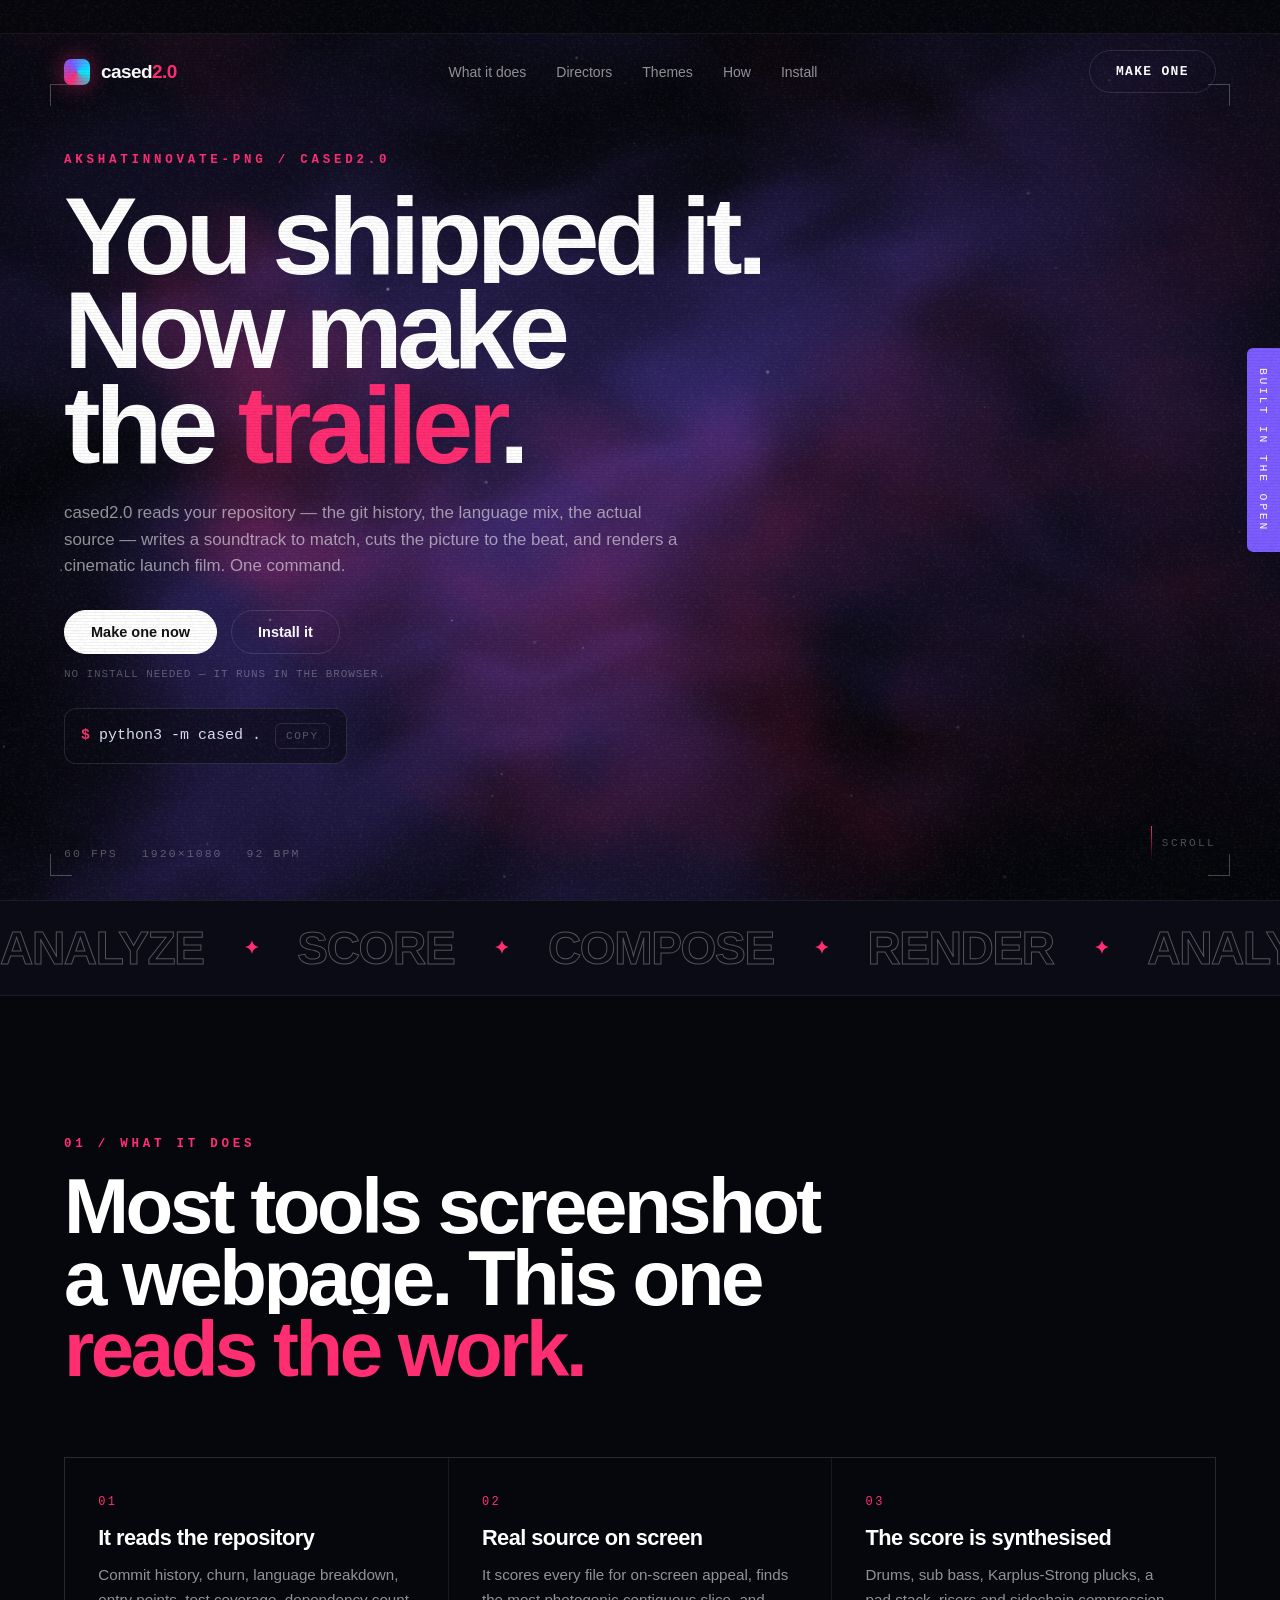
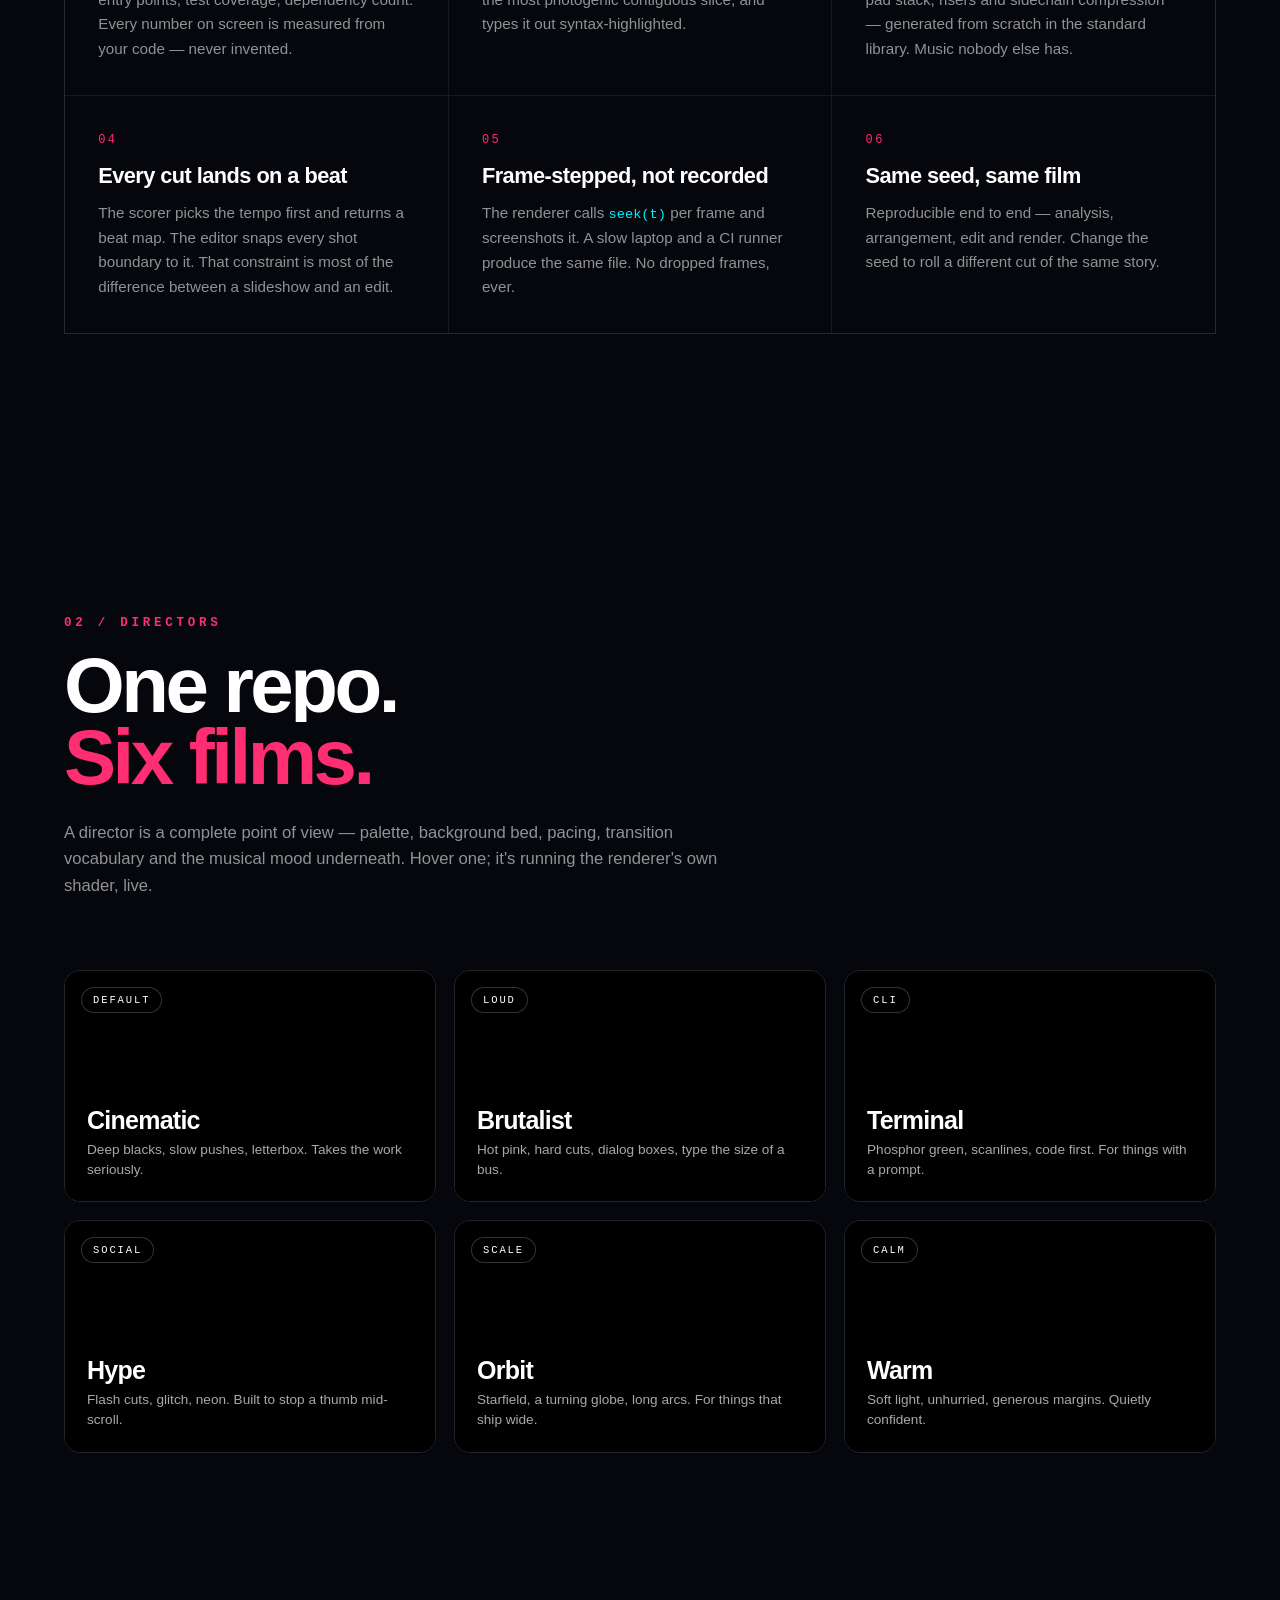
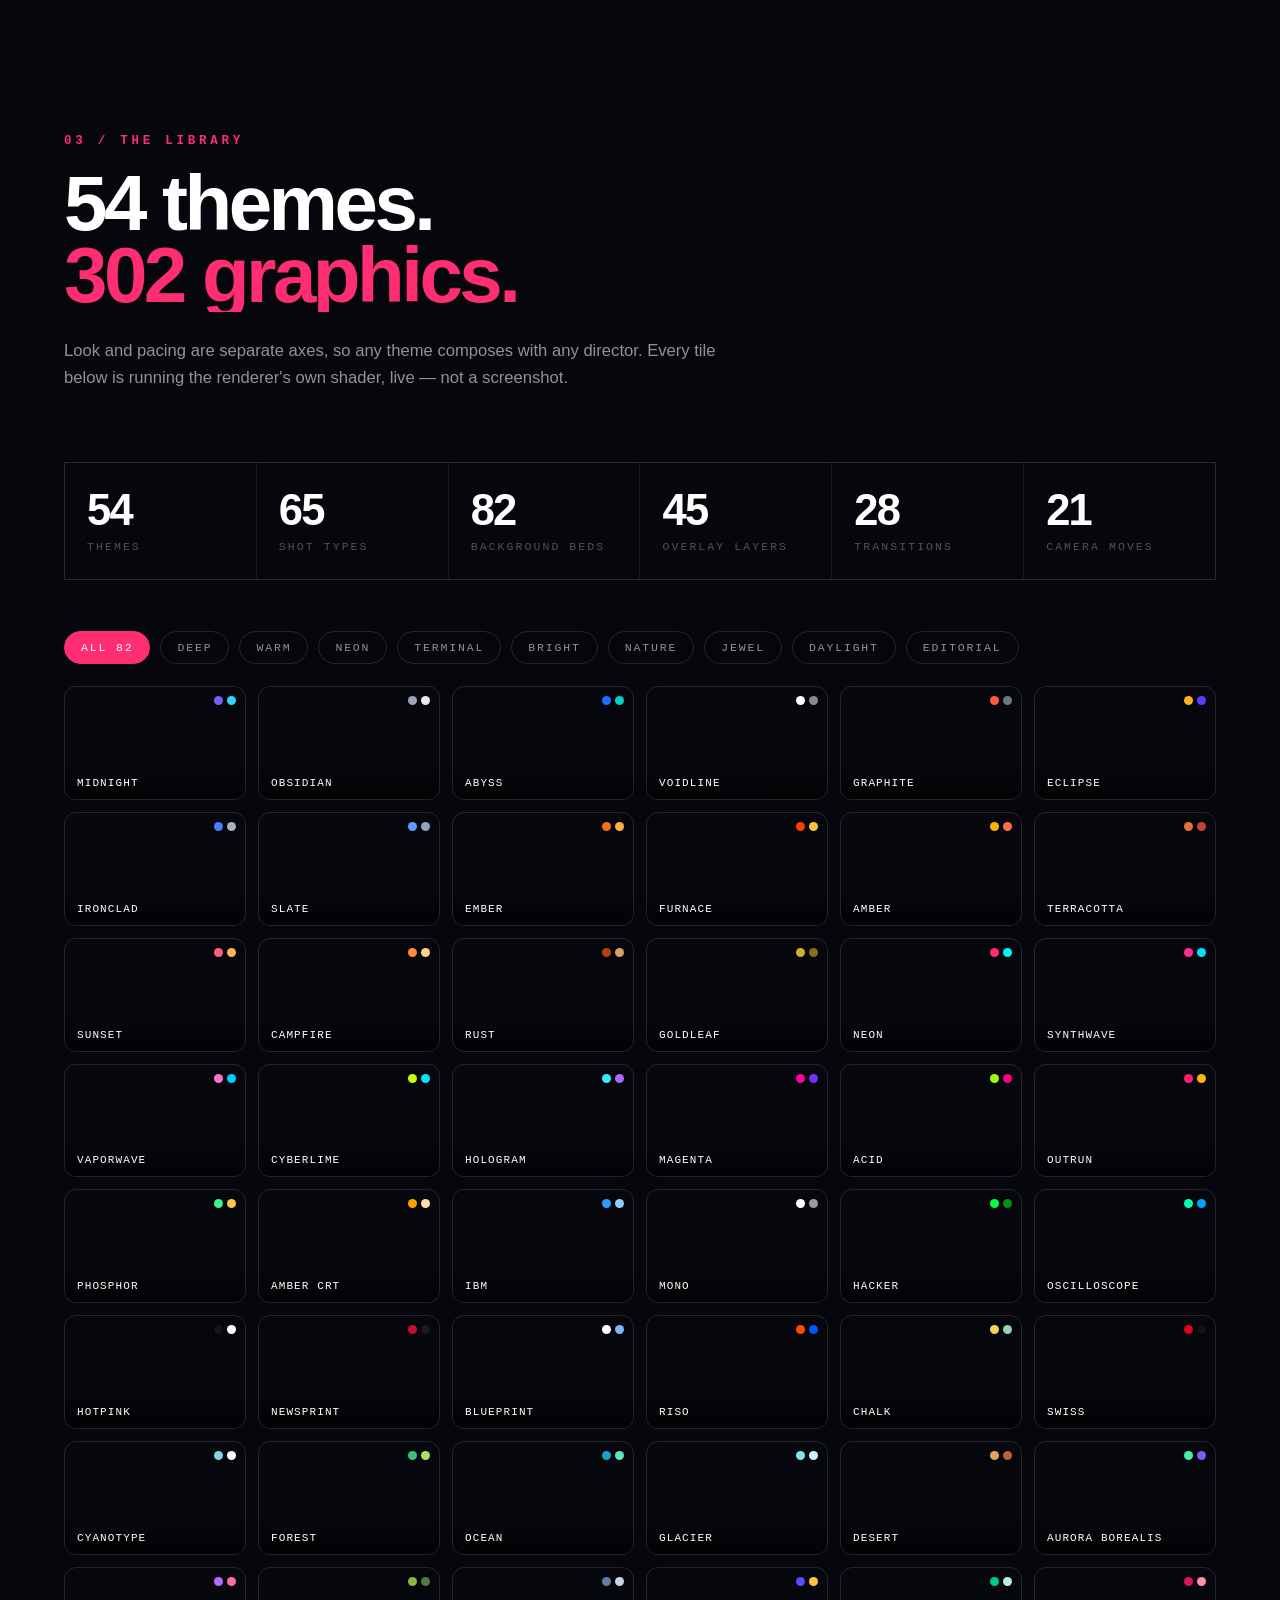
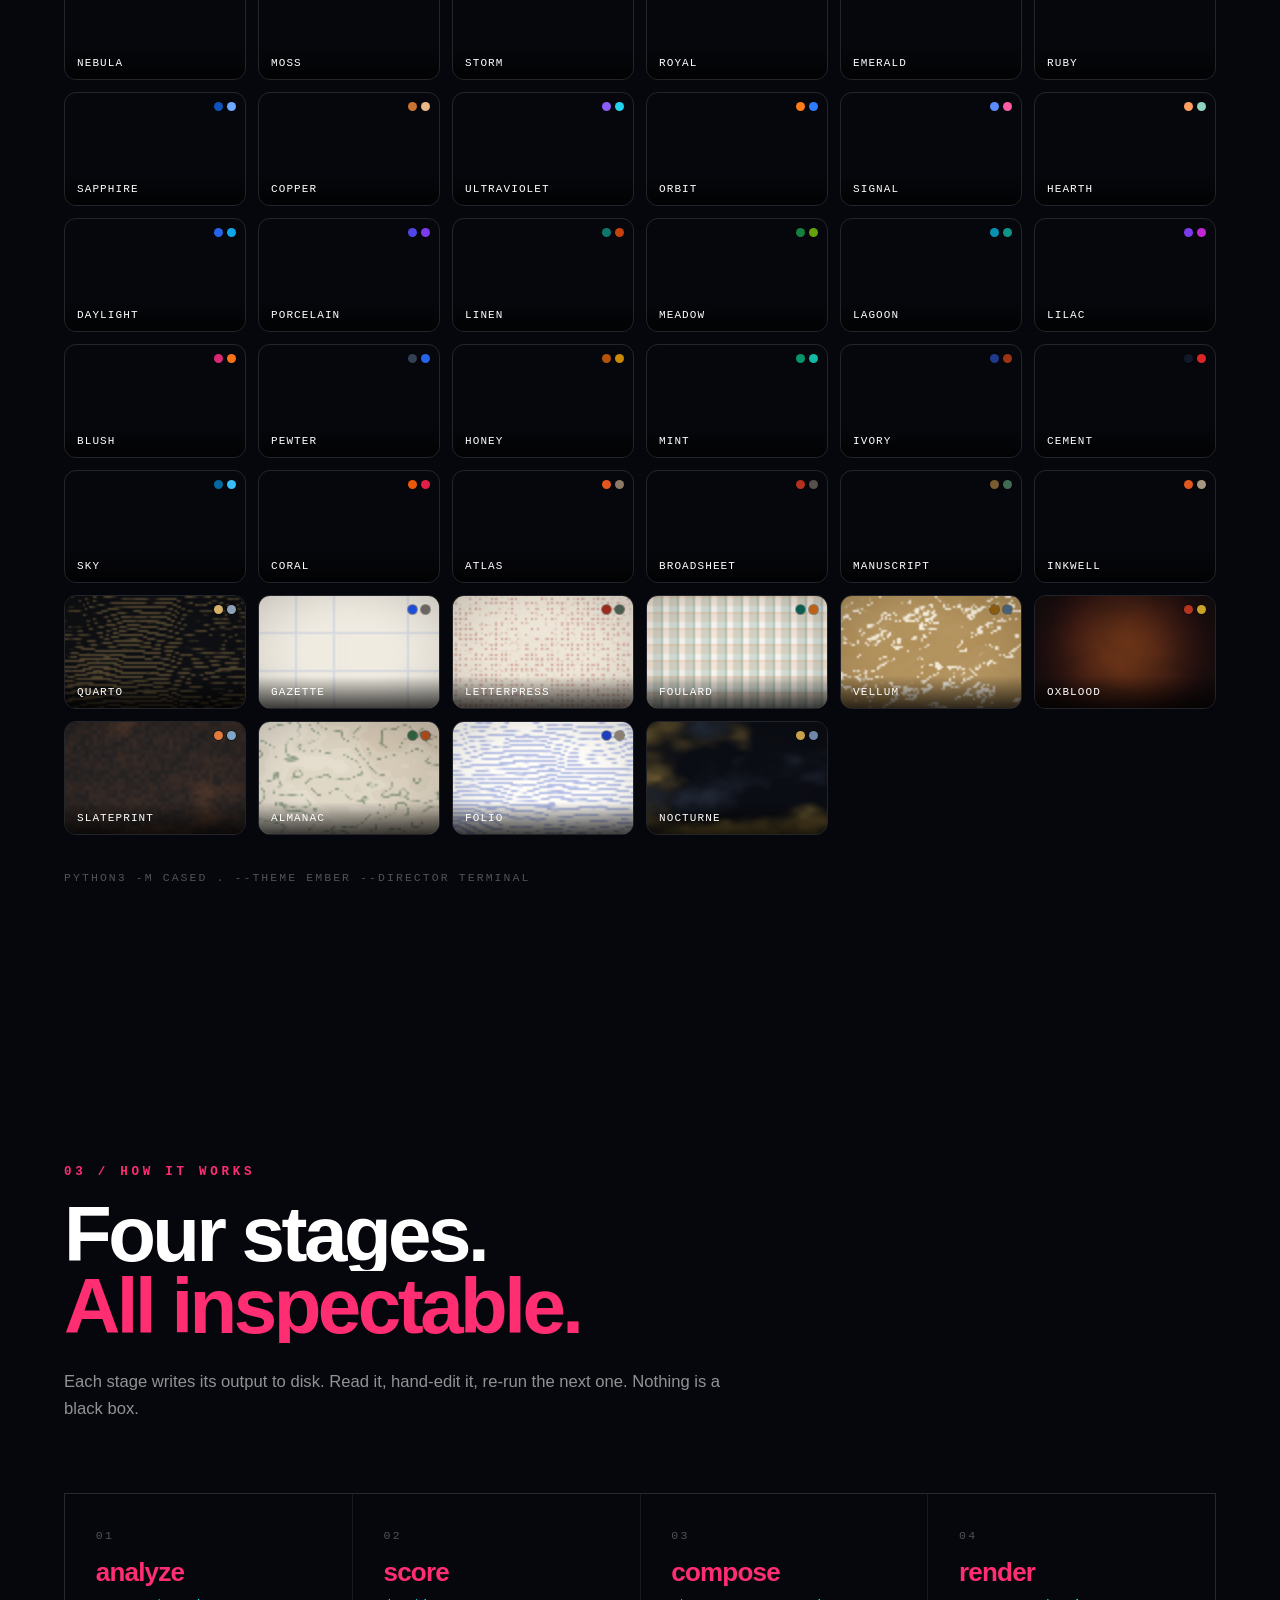
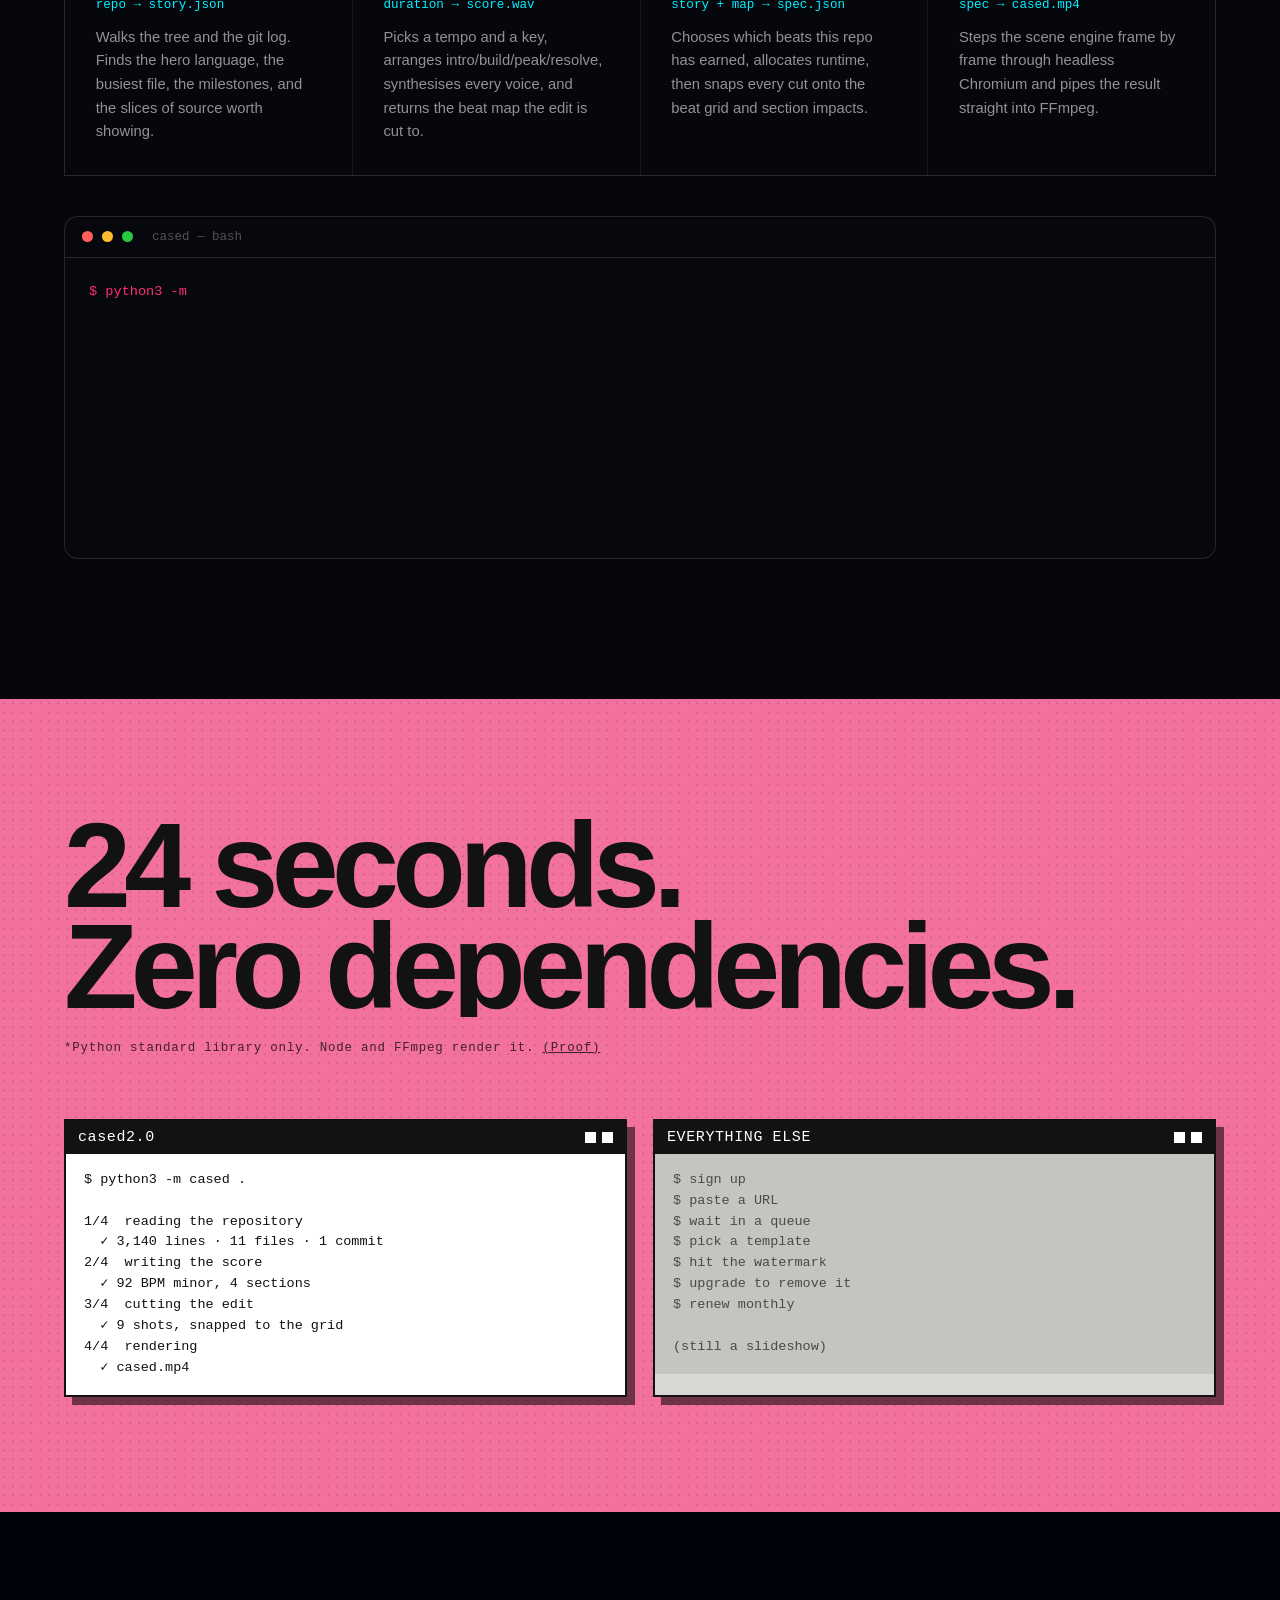
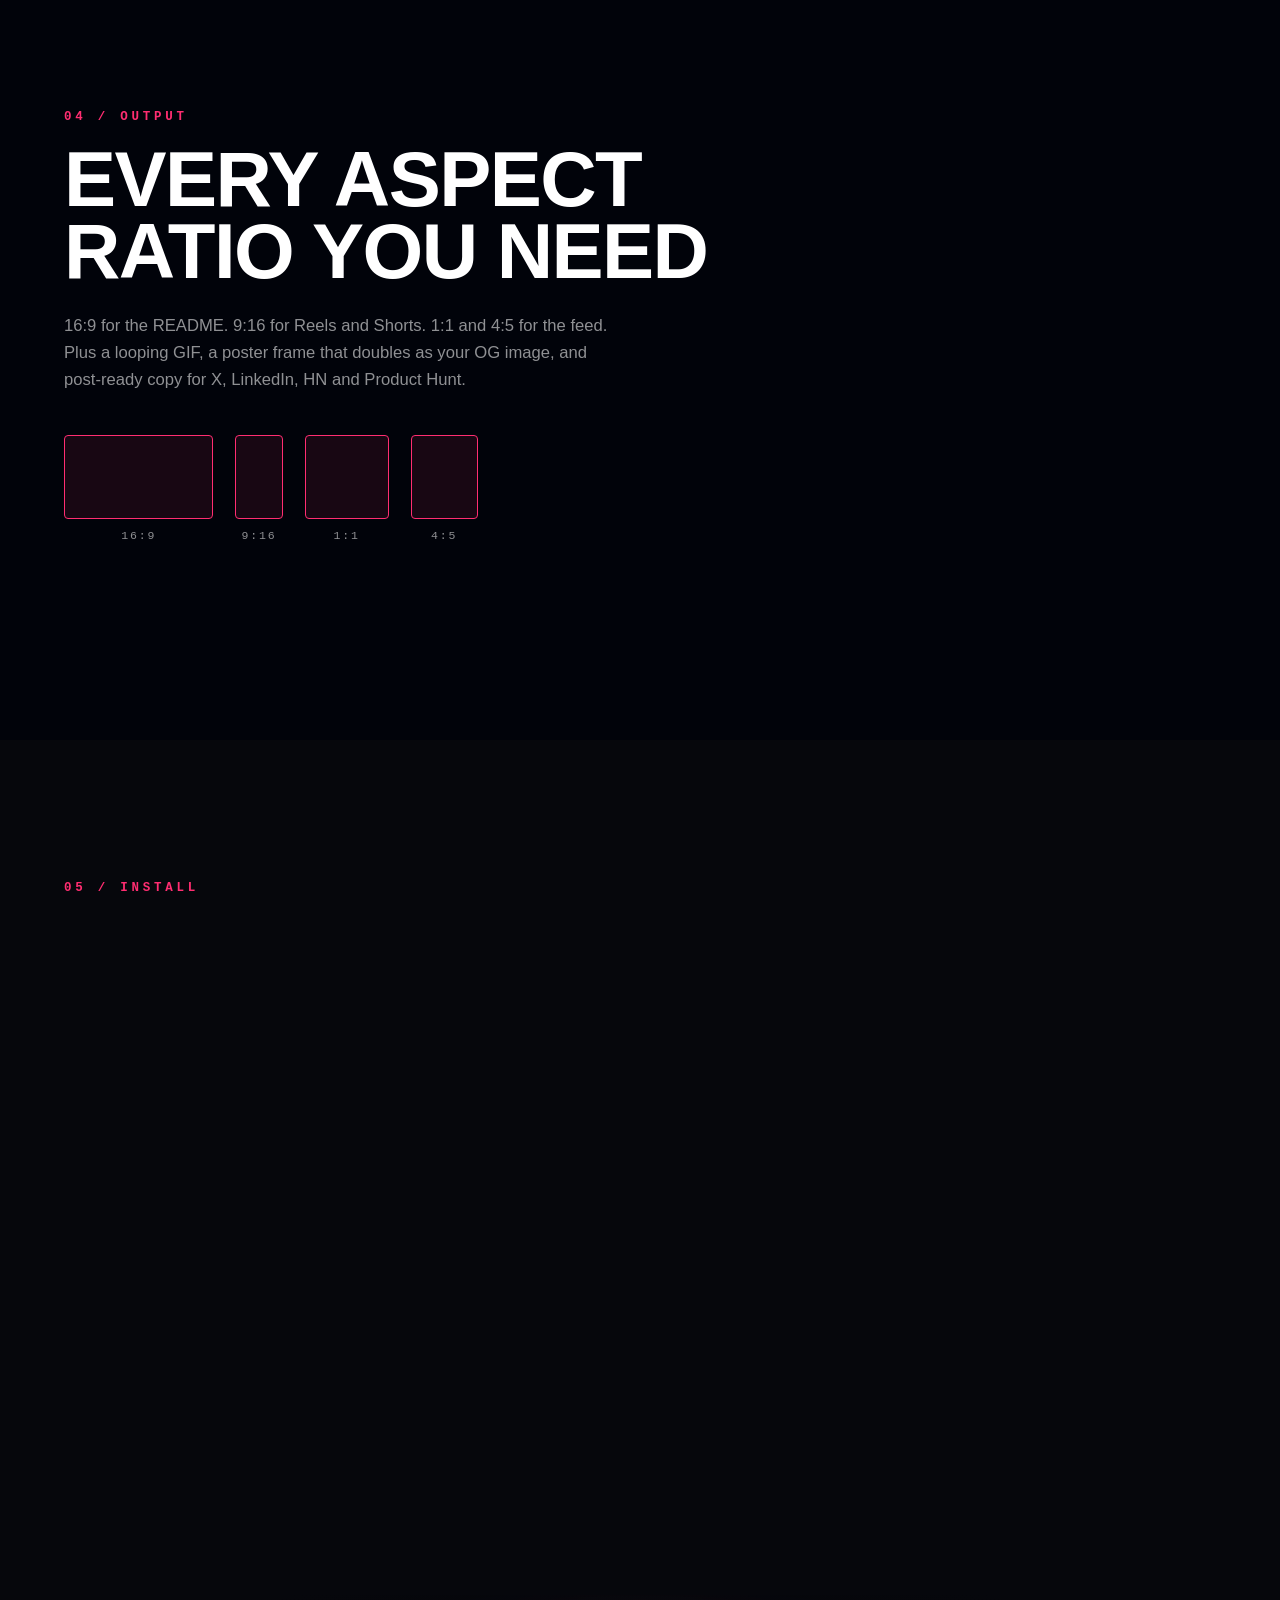
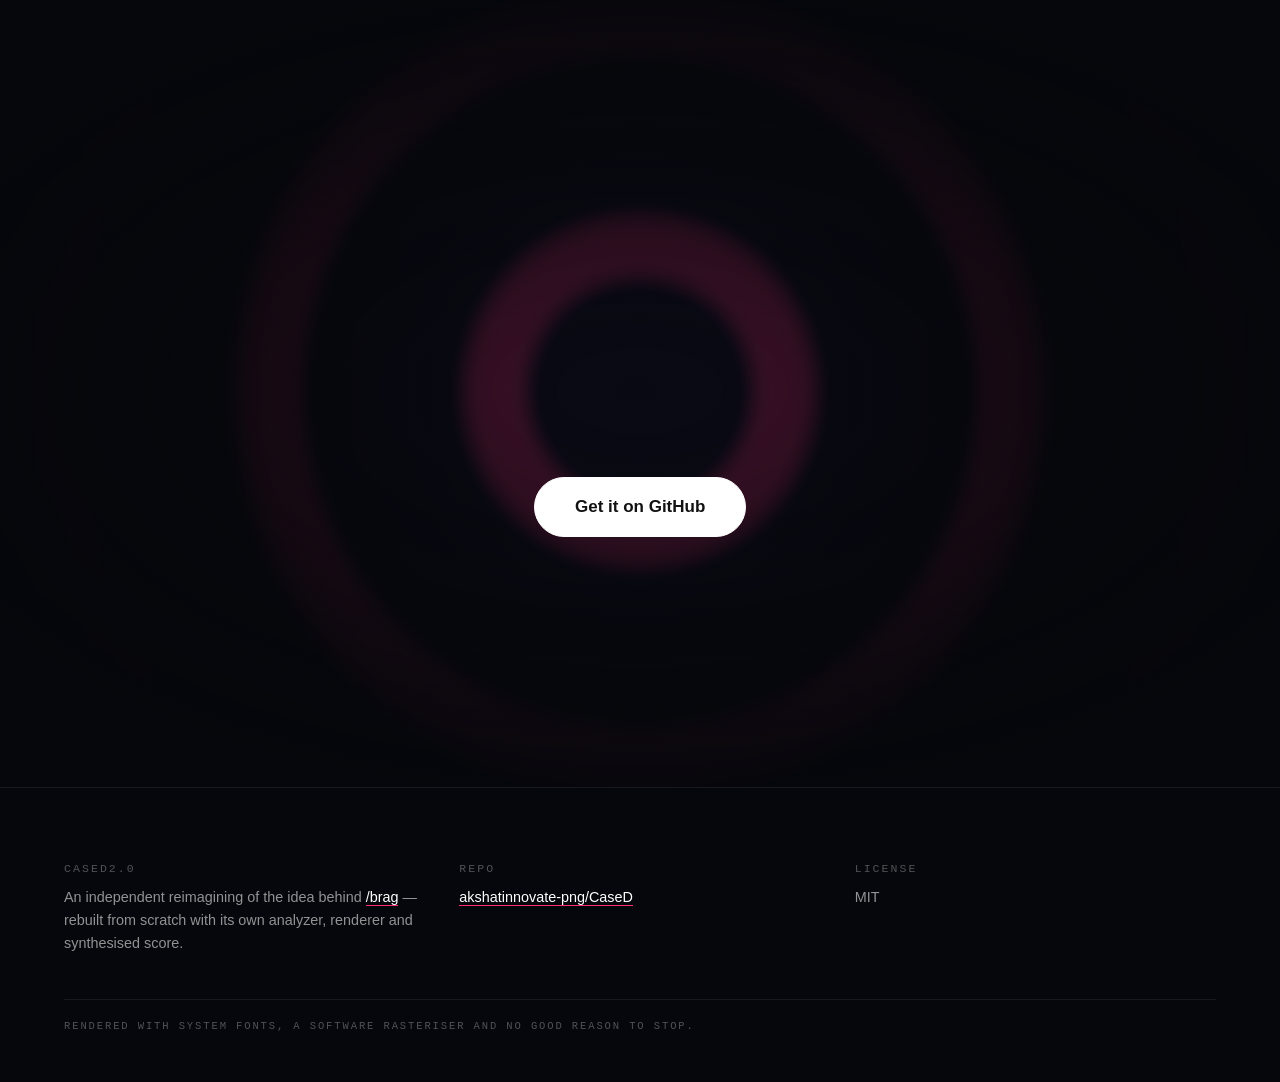
<file: docs/index.html>
<!doctype html>
<html lang="en">
<head>
<meta charset="utf-8">
<meta name="viewport" content="width=device-width, initial-scale=1, viewport-fit=cover">
<title>cased2.0 — you shipped it, now make the trailer</title>
<meta name="description" content="cased2.0 reads your repository and renders a cinematic launch film — score, motion, beat-matched cuts and share copy — from one command. No API keys, no cloud render, no subscription.">
<meta name="theme-color" content="#06070C">
<meta property="og:title" content="cased2.0 — you shipped it, now make the trailer">
<meta property="og:description" content="Point it at a repo. Twenty-four seconds later you have a film, scored and cut to the beat.">
<meta property="og:type" content="website">
<link rel="preconnect" href="https://fonts.googleapis.com">
<link rel="icon" href="data:image/svg+xml,<svg xmlns='http://www.w3.org/2000/svg' viewBox='0 0 100 100'><rect width='100' height='100' rx='22' fill='%23FF2D71'/><path d='M30 34h40v9H39v14h26v9H39v14h31v9H30z' fill='%23fff'/></svg>">
<link rel="stylesheet" href="assets/site.css">
</head>
<body>

<!-- ===================== boot dialog (retro) ===================== -->
<div id="boot" aria-hidden="true">
  <div class="win boot-win">
    <div class="bar"><span>cased2.0</span><span class="dots"><b></b><b></b></span></div>
    <div class="body">
      <div class="boot-line">Loading<span id="boot-dots">...</span></div>
      <div class="boot-line dim" id="boot-task">shader programs, beat map</div>
      <div class="boot-meter"><i id="boot-fill"></i><span id="boot-pct">0%</span></div>
    </div>
  </div>
</div>

<!-- ===================== chrome ===================== -->
<div id="cursor" aria-hidden="true"><i></i></div>
<div id="grain" aria-hidden="true"></div>
<div id="scanlines" aria-hidden="true"></div>

<div id="ticker" aria-hidden="true">
  <div class="ticker-track">
    <span>cased2.0 — v2.0.0 shipped</span><b>/</b>
    <span>six directors, one command</span><b>/</b>
    <span>the soundtrack is synthesised, not licensed</span><b>/</b>
    <span>every cut lands on a beat</span><b>/</b>
    <span>same seed, same film</span><b>/</b>
    <span>no API keys · no cloud render · MIT</span><b>/</b>
  </div>
</div>

<header id="nav">
  <a class="brand" href="#top" aria-label="cased2.0 home">
    <span class="mark" aria-hidden="true"></span>
    <span class="wordmark">cased<em>2.0</em></span>
  </a>
  <nav class="links" aria-label="Primary">
    <a href="#what">What it does</a>
    <a href="#directors">Directors</a>
    <a href="#themes">Themes</a>
    <a href="#pipeline">How</a>
    <a href="#install">Install</a>
  </nav>
  <a class="pill cta" href="make.html"><span>Make one</span></a>
</header>

<aside id="badge" aria-hidden="true"><span>Built in the open</span></aside>

<main id="top">

<!-- ===================== hero ===================== -->
<section id="hero">
  <canvas id="hero-gl" aria-hidden="true"></canvas>
  <canvas id="hero-fx" aria-hidden="true"></canvas>
  <div class="hero-inner">
    <p class="kicker reveal">akshatinnovate-png / cased2.0</p>
    <h1 class="reveal-lines">
      <span class="l"><span>You shipped it.</span></span>
      <span class="l"><span>Now make</span></span>
      <span class="l"><span>the <em>trailer</em>.</span></span>
    </h1>
    <p class="lede reveal">
      cased2.0 reads your repository — the git history, the language mix, the
      actual source — writes a soundtrack to match, cuts the picture to the
      beat, and renders a cinematic launch film. One command.
    </p>
    <div class="hero-cta reveal">
      <a class="pill solid magnetic" href="make.html"><span>Make one now</span></a>
      <a class="pill ghost magnetic" href="#install"><span>Install it</span></a>
    </div>
    <p class="hero-note reveal mono">No install needed &mdash; it runs in the browser.</p>
    <div class="hero-cmd reveal">
      <code><b>$</b> python3 -m cased .</code>
      <button class="copy" data-copy="python3 -m cased ." aria-label="Copy command">copy</button>
    </div>
  </div>
  <div class="hero-meta" aria-hidden="true">
    <span class="mono" id="fps-read">60 fps</span>
    <span class="mono">1920×1080</span>
    <span class="mono" id="bpm-read">92 BPM</span>
  </div>
  <div class="crop tl"></div><div class="crop tr"></div>
  <div class="crop bl"></div><div class="crop br"></div>
  <div class="scroll-hint" aria-hidden="true"><i></i>scroll</div>
</section>

<!-- ===================== marquee ===================== -->
<div class="marquee" aria-hidden="true">
  <div class="marquee-track">
    <span>ANALYZE</span><i>✦</i><span>SCORE</span><i>✦</i><span>COMPOSE</span><i>✦</i><span>RENDER</span><i>✦</i>
    <span>ANALYZE</span><i>✦</i><span>SCORE</span><i>✦</i><span>COMPOSE</span><i>✦</i><span>RENDER</span><i>✦</i>
  </div>
</div>

<!-- ===================== what it does ===================== -->
<section id="what" class="pad">
  <div class="sec-head">
    <p class="kicker reveal">01 / what it does</p>
    <h2 class="display reveal-lines">
      <span class="l"><span>Most tools screenshot</span></span>
      <span class="l"><span>a webpage. This one</span></span>
      <span class="l"><span><em>reads the work.</em></span></span>
    </h2>
  </div>
  <div class="feat-grid">
    <article class="feat reveal"><span class="n">01</span>
      <h3>It reads the repository</h3>
      <p>Commit history, churn, language breakdown, entry points, test coverage, dependency count. Every number on screen is measured from your code — never invented.</p></article>
    <article class="feat reveal"><span class="n">02</span>
      <h3>Real source on screen</h3>
      <p>It scores every file for on-screen appeal, finds the most photogenic contiguous slice, and types it out syntax-highlighted.</p></article>
    <article class="feat reveal"><span class="n">03</span>
      <h3>The score is synthesised</h3>
      <p>Drums, sub bass, Karplus-Strong plucks, a pad stack, risers and sidechain compression — generated from scratch in the standard library. Music nobody else has.</p></article>
    <article class="feat reveal"><span class="n">04</span>
      <h3>Every cut lands on a beat</h3>
      <p>The scorer picks the tempo first and returns a beat map. The editor snaps every shot boundary to it. That constraint is most of the difference between a slideshow and an edit.</p></article>
    <article class="feat reveal"><span class="n">05</span>
      <h3>Frame-stepped, not recorded</h3>
      <p>The renderer calls <code>seek(t)</code> per frame and screenshots it. A slow laptop and a CI runner produce the same file. No dropped frames, ever.</p></article>
    <article class="feat reveal"><span class="n">06</span>
      <h3>Same seed, same film</h3>
      <p>Reproducible end to end — analysis, arrangement, edit and render. Change the seed to roll a different cut of the same story.</p></article>
  </div>
</section>

<!-- ===================== directors ===================== -->
<section id="directors" class="pad">
  <div class="sec-head">
    <p class="kicker reveal">02 / directors</p>
    <h2 class="display reveal-lines">
      <span class="l"><span>One repo.</span></span>
      <span class="l"><span><em>Six films.</em></span></span>
    </h2>
    <p class="sec-sub reveal">A director is a complete point of view — palette, background bed, pacing, transition vocabulary and the musical mood underneath. Hover one; it's running the renderer's own shader, live.</p>
  </div>
  <div class="dir-grid" id="dir-grid"></div>
</section>

<!-- ===================== themes ===================== -->
<section id="themes" class="pad">
  <div class="sec-head">
    <p class="kicker reveal">03 / the library</p>
    <h2 class="display reveal-lines">
      <span class="l"><span>54 themes.</span></span>
      <span class="l"><span><em>302 graphics.</em></span></span>
    </h2>
    <p class="sec-sub reveal">Look and pacing are separate axes, so any theme composes with any director. Every tile below is running the renderer's own shader, live — not a screenshot.</p>
  </div>

  <div class="counts reveal">
    <div><b>54</b><span>themes</span></div>
    <div><b>65</b><span>shot types</span></div>
    <div><b>82</b><span>background beds</span></div>
    <div><b>45</b><span>overlay layers</span></div>
    <div><b>28</b><span>transitions</span></div>
    <div><b>21</b><span>camera moves</span></div>
  </div>

  <div class="fam-row reveal" id="fam-row"></div>
  <div class="theme-grid" id="theme-grid"></div>
  <p class="req mono reveal">python3 -m cased . --theme ember --director terminal</p>
</section>

<!-- ===================== pipeline ===================== -->
<section id="pipeline" class="pad">
  <div class="sec-head">
    <p class="kicker reveal">03 / how it works</p>
    <h2 class="display reveal-lines">
      <span class="l"><span>Four stages.</span></span>
      <span class="l"><span><em>All inspectable.</em></span></span>
    </h2>
    <p class="sec-sub reveal">Each stage writes its output to disk. Read it, hand-edit it, re-run the next one. Nothing is a black box.</p>
  </div>
  <ol class="stages">
    <li class="stage reveal"><span class="sn">01</span>
      <h3>analyze</h3><code>repo → story.json</code>
      <p>Walks the tree and the git log. Finds the hero language, the busiest file, the milestones, and the slices of source worth showing.</p></li>
    <li class="stage reveal"><span class="sn">02</span>
      <h3>score</h3><code>duration → score.wav</code>
      <p>Picks a tempo and a key, arranges intro/build/peak/resolve, synthesises every voice, and returns the beat map the edit is cut to.</p></li>
    <li class="stage reveal"><span class="sn">03</span>
      <h3>compose</h3><code>story + map → spec.json</code>
      <p>Chooses which beats this repo has earned, allocates runtime, then snaps every cut onto the beat grid and section impacts.</p></li>
    <li class="stage reveal"><span class="sn">04</span>
      <h3>render</h3><code>spec → cased.mp4</code>
      <p>Steps the scene engine frame by frame through headless Chromium and pipes the result straight into FFmpeg.</p></li>
  </ol>
  <div class="term-demo reveal">
    <div class="tbar"><u style="background:#FF5F57"></u><u style="background:#FEBC2E"></u><u style="background:#28C840"></u><span>cased — bash</span></div>
    <pre id="demo-out"></pre>
  </div>
</section>

<!-- ===================== brutalist band (TypeSafe homage) ===================== -->
<section id="proof">
  <div class="proof-inner">
    <h2 class="huge reveal-lines">
      <span class="l"><span>24 seconds.</span></span>
      <span class="l"><span>Zero dependencies.</span></span>
    </h2>
    <p class="proof-note mono">*Python standard library only. Node and FFmpeg render it. <a href="#install">(Proof)</a></p>
    <div class="win-row">
      <div class="win reveal">
        <div class="bar"><span>cased2.0</span><span class="dots"><b></b><b></b></span></div>
        <div class="body"><pre>$ python3 -m cased .

1/4  reading the repository
  ✓ 3,140 lines · 11 files · 1 commit
2/4  writing the score
  ✓ 92 BPM minor, 4 sections
3/4  cutting the edit
  ✓ 9 shots, snapped to the grid
4/4  rendering
  ✓ cased.mp4</pre></div>
      </div>
      <div class="win reveal">
        <div class="bar"><span>EVERYTHING ELSE</span><span class="dots"><b></b><b></b></span></div>
        <div class="body"><pre>$ sign up
$ paste a URL
$ wait in a queue
$ pick a template
$ hit the watermark
$ upgrade to remove it
$ renew monthly

(still a slideshow)</pre></div>
      </div>
    </div>
  </div>
</section>

<!-- ===================== globe band (United Carriers homage) ===================== -->
<section id="reach">
  <canvas id="globe" aria-hidden="true"></canvas>
  <div class="reach-inner">
    <p class="kicker reveal">04 / output</p>
    <h2 class="display caps reveal-lines">
      <span class="l"><span>Every aspect</span></span>
      <span class="l"><span>ratio you need</span></span>
    </h2>
    <p class="sec-sub reveal">16:9 for the README. 9:16 for Reels and Shorts. 1:1 and 4:5 for the feed. Plus a looping GIF, a poster frame that doubles as your OG image, and post-ready copy for X, LinkedIn, HN and Product Hunt.</p>
    <div class="ratios reveal">
      <div class="ratio"><i style="--w:16;--h:9"></i><span>16:9</span></div>
      <div class="ratio"><i style="--w:9;--h:16"></i><span>9:16</span></div>
      <div class="ratio"><i style="--w:1;--h:1"></i><span>1:1</span></div>
      <div class="ratio"><i style="--w:4;--h:5"></i><span>4:5</span></div>
    </div>
  </div>
</section>

<!-- ===================== install ===================== -->
<section id="install" class="pad">
  <div class="sec-head">
    <p class="kicker reveal">05 / install</p>
    <h2 class="display reveal-lines">
      <span class="l"><span>Clone it.</span></span>
      <span class="l"><span><em>Run it.</em></span></span>
    </h2>
  </div>
  <div class="install-grid">
    <div class="code-card reveal">
      <h3>Standalone</h3>
      <div class="codeblock"><pre><span class="c">git</span> clone https://github.com/akshatinnovate-png/CaseD
<span class="c">cd</span> CaseD
<span class="c">npm</span> i -g playwright && npx playwright install chromium
<span class="c">python3</span> -m cased /path/to/your/project</pre>
      <button class="copy" data-copy="git clone https://github.com/akshatinnovate-png/CaseD
cd CaseD
npm i -g playwright && npx playwright install chromium
python3 -m cased /path/to/your/project">copy</button></div>
    </div>
    <div class="code-card reveal">
      <h3>Claude Code</h3>
      <div class="codeblock"><pre>/plugin marketplace add akshatinnovate-png/CaseD
/plugin install cased@cased</pre>
      <button class="copy" data-copy="/plugin marketplace add akshatinnovate-png/CaseD
/plugin install cased@cased">copy</button></div>
      <h3 style="margin-top:28px">Codex</h3>
      <div class="codeblock"><pre>codex plugin marketplace add akshatinnovate-png/CaseD
codex plugin add cased@cased</pre>
      <button class="copy" data-copy="codex plugin marketplace add akshatinnovate-png/CaseD
codex plugin add cased@cased">copy</button></div>
    </div>
  </div>
  <p class="req mono reveal">Requires Python 3.9+ · Node 18+ · FFmpeg · Chromium (via Playwright)</p>
</section>

<!-- ===================== closing ===================== -->
<section id="end">
  <canvas id="end-gl" aria-hidden="true"></canvas>
  <div class="end-inner">
    <h2 class="end-word" id="end-word">CASED<em>2.0</em></h2>
    <p class="reveal">You shipped it. Now make the trailer.</p>
    <a class="pill solid big magnetic" href="https://github.com/akshatinnovate-png/CaseD"><span>Get it on GitHub</span></a>
  </div>
</section>

</main>

<footer>
  <div class="foot-grid">
    <div><span class="mono dim">cased2.0</span><p>An independent reimagining of the idea behind <a href="https://github.com/latent-spaces/brag">/brag</a> — rebuilt from scratch with its own analyzer, renderer and synthesised score.</p></div>
    <div><span class="mono dim">repo</span><p><a href="https://github.com/akshatinnovate-png/CaseD">akshatinnovate-png/CaseD</a></p></div>
    <div><span class="mono dim">license</span><p>MIT</p></div>
  </div>
  <div class="foot-rule"></div>
  <p class="mono dim tiny">Rendered with system fonts, a software rasteriser and no good reason to stop.</p>
</footer>

<script src="assets/bed.js"></script>
<script src="assets/site.js"></script>
</body>
</html>
</file>
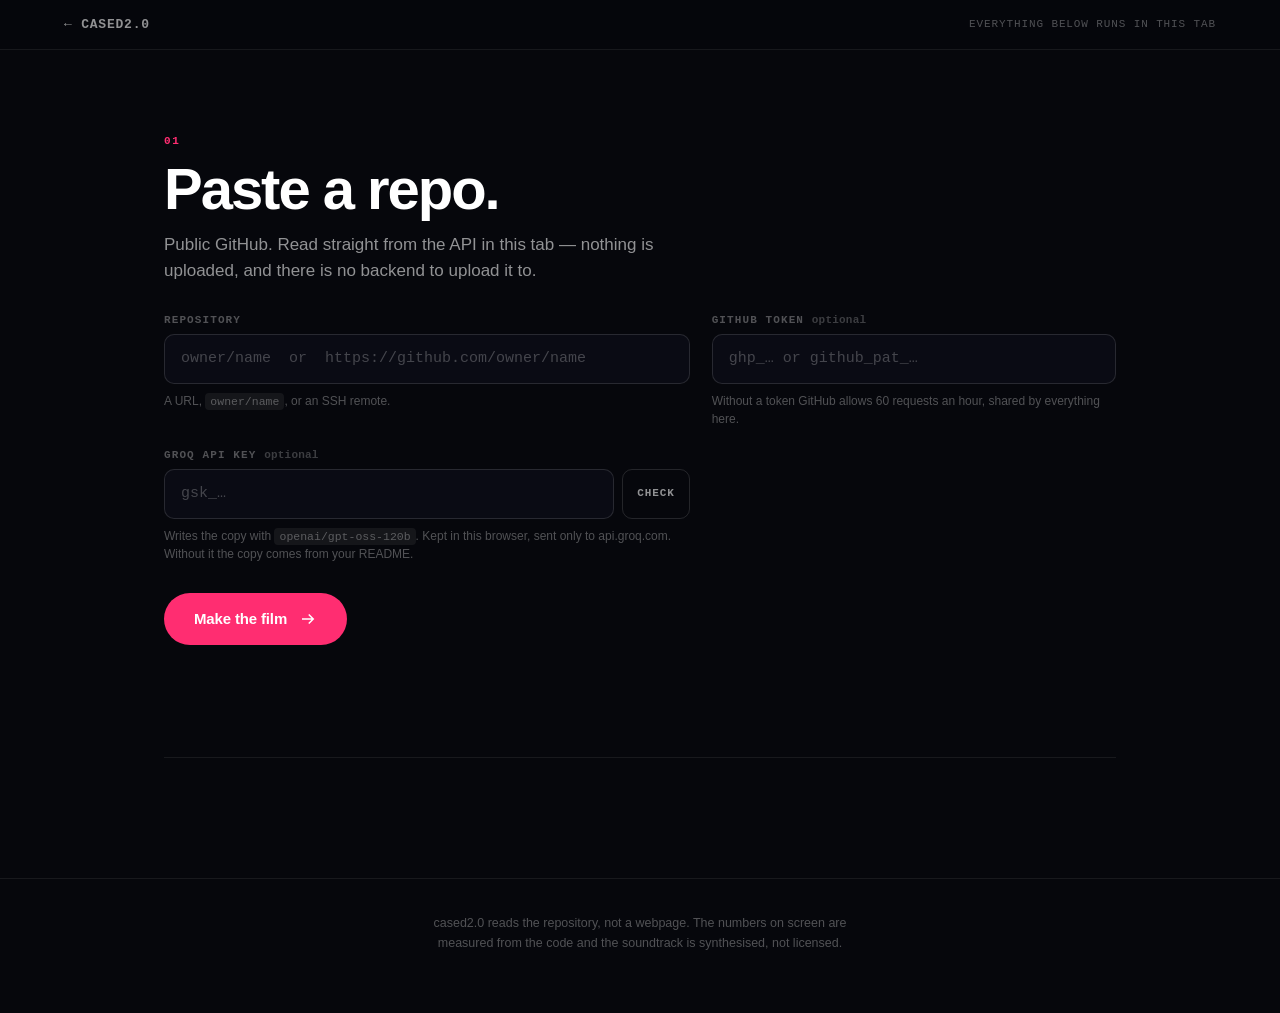
<file: docs/make.html>
<!doctype html>
<html lang="en">
<head>
<meta charset="utf-8">
<meta name="viewport" content="width=device-width, initial-scale=1">
<title>Make a film — cased2.0</title>
<meta name="description" content="Paste a GitHub repo. cased2.0 reads it in your browser, matches a theme to the frontend it actually ships, scores the film and cuts it to the beat. No install.">
<link rel="stylesheet" href="assets/site.css">
<link rel="stylesheet" href="assets/make.css">
</head>
<body class="make">

<header class="mk-top">
  <a class="mk-back" href="./">&larr; cased2.0</a>
  <span class="mk-top-note">everything below runs in this tab</span>
</header>

<main class="mk">

  <!-- ---------------------------------------------------------------- 1 -->
  <section class="mk-step" id="step-repo" data-step="1">
    <div class="mk-head">
      <span class="mk-num">01</span>
      <h1 class="mk-h">Paste a repo.</h1>
      <p class="mk-sub">
        Public GitHub. Read straight from the API in this tab &mdash; nothing is
        uploaded, and there is no backend to upload it to.
      </p>
    </div>

    <div class="mk-row">
      <div class="mk-field">
        <label for="repo">Repository</label>
        <input id="repo" type="text" spellcheck="false" autocomplete="off"
               placeholder="owner/name  or  https://github.com/owner/name">
        <p class="mk-hint" id="repo-hint">A URL, <code>owner/name</code>, or an SSH remote.</p>
      </div>

      <div class="mk-field mk-field--key">
        <label for="ghtoken">GitHub token <span class="mk-opt">optional</span></label>
        <div class="mk-key">
          <input id="ghtoken" type="password" spellcheck="false" autocomplete="off"
                 placeholder="ghp_… or github_pat_…">
        </div>
        <p class="mk-hint" id="gh-hint">
          Raises GitHub's limit from 60 requests an hour to 5,000, so creative
          mode can read far more of your code. Public-repo read access is
          enough. Kept in this browser.
        </p>
      </div>

      <div class="mk-field mk-field--key">
        <label for="groq">Groq API key <span class="mk-opt">optional</span></label>
        <div class="mk-key">
          <input id="groq" type="password" spellcheck="false" autocomplete="off"
                 placeholder="gsk_…">
          <button id="groq-check" class="mk-mini" type="button">Check</button>
        </div>
        <p class="mk-hint" id="groq-hint">
          Writes the copy with <code>openai/gpt-oss-120b</code>. Kept in this
          browser, sent only to api.groq.com. Without it the copy comes from
          your README.
        </p>
      </div>
    </div>

    <button id="go" class="mk-cta" type="button">
      <span>Make the film</span>
      <svg viewBox="0 0 24 24" aria-hidden="true"><path d="M4 12h15M13 6l6 6-6 6"/></svg>
    </button>

    <ul class="mk-log" id="log" aria-live="polite"></ul>
  </section>

  <!-- ---------------------------------------------------------------- 2 -->
  <section class="mk-step" id="step-read" data-step="2" hidden>
    <div class="mk-head">
      <span class="mk-num">02</span>
      <h2 class="mk-h">What it found.</h2>
      <p class="mk-sub">Measured, not guessed. Every number here came out of the repository.</p>
    </div>
    <div class="mk-found" id="found"></div>
  </section>

  <!-- ---------------------------------------------------------------- 3 -->
  <section class="mk-step" id="step-theme" data-step="3" hidden>
    <div class="mk-head">
      <span class="mk-num">03</span>
      <h2 class="mk-h">Pick the look.</h2>
      <p class="mk-sub" id="theme-sub">
        The frontend's own palette, read from its style files, ranked against
        68 themes. Take the match or take any other.
      </p>
    </div>

    <div class="mk-palette" id="palette" hidden>
      <h3>Its palette</h3>
      <div class="mk-swatches" id="swatches"></div>
      <p class="mk-evidence" id="evidence"></p>
    </div>

    <div class="mk-controls">
      <div class="mk-field">
        <label for="director">Director <span class="mk-opt">pacing &amp; shot grammar</span></label>
        <select id="director"></select>
      </div>
      <div class="mk-field">
        <label for="duration">Runtime <span class="mk-opt">seconds</span></label>
        <div class="mk-dur">
          <input id="duration" type="number" min="6" max="240" step="1" value="24"
                 inputmode="numeric">
          <div class="mk-dur-presets" role="group" aria-label="Runtime presets">
            <button type="button" data-dur="12">12s</button>
            <button type="button" data-dur="24">24s</button>
            <button type="button" data-dur="60">60s</button>
            <button type="button" data-dur="90">90s</button>
            <button type="button" data-dur="120">2m</button>
          </div>
        </div>
        <p class="mk-hint" id="dur-hint"></p>
      </div>
      <div class="mk-field">
        <label for="filter">Themes</label>
        <select id="filter"><option value="">Best match first</option></select>
      </div>
    </div>

    <div class="mk-mode">
      <button id="creative" class="mk-toggle" type="button" aria-pressed="false">
        <span class="mk-toggle-dot" aria-hidden="true"></span>
        <span class="mk-toggle-body">
          <b>Creative mode</b>
          <i>Reads the architecture, the signature function, the techniques in
             your source and the shape of the history, and spends the middle of
             the film on those instead of counters.</i>
        </span>
      </button>
      <p class="mk-hint" id="creative-hint"></p>
      <p class="mk-hint good" id="creative-auto" hidden>
        Turned on for you &mdash; a film this long needs the structural beats.
      </p>

      <button id="invented" class="mk-toggle" type="button" aria-pressed="false">
        <span class="mk-toggle-dot" aria-hidden="true"></span>
        <span class="mk-toggle-body">
          <b>Invent the graphics <span class="mk-badge">needs a key</span></b>
          <i>Instead of picking from the library, gpt-oss-120b designs shots for
             this repository and writes the code for them, so the same project
             filmed twice can differ. Every one is rendered and checked before
             it is used &mdash; anything that draws nothing, throws, or gives a
             different frame for the same moment is dropped.</i>
        </span>
      </button>
      <p class="mk-hint" id="invented-hint"></p>
    </div>

    <div class="mk-themes" id="themes"></div>
  </section>

  <!-- ---------------------------------------------------------------- 4 -->
  <section class="mk-step" id="step-film" data-step="4" hidden>
    <div class="mk-head">
      <span class="mk-num">04</span>
      <h2 class="mk-h">Watch it.</h2>
      <p class="mk-sub" id="film-sub"></p>
    </div>

    <div class="mk-stage">
      <div class="mk-screen">
        <!-- allow-scripts without allow-same-origin gives the frame an opaque
             origin: it cannot read this page's localStorage, where the Groq
             key and GitHub token live, and it cannot touch this DOM. Shot
             code written by a model runs in there, so that matters. -->
        <iframe id="stage" src="engine/stage.html" title="Film preview"
                sandbox="allow-scripts" scrolling="no" tabindex="-1"></iframe>
        <div class="mk-screen-wait" id="screen-wait">building…</div>
      </div>

      <div class="mk-transport">
        <button id="play" class="mk-play" type="button" aria-label="Play">
          <svg class="i-play" viewBox="0 0 24 24" aria-hidden="true"><path d="M7 4l13 8-13 8z"/></svg>
          <svg class="i-pause" viewBox="0 0 24 24" aria-hidden="true"><path d="M7 4h4v16H7zM14 4h4v16h-4z"/></svg>
        </button>
        <input id="scrub" class="mk-scrub" type="range" min="0" max="1000" value="0"
               aria-label="Scrub">
        <span class="mk-time" id="time">0.0 / 0.0</span>
      </div>

      <div class="mk-marks" id="marks" aria-hidden="true"></div>
      <p class="mk-mark-note">Each tick is a cut. Each one lands on a beat of the score.</p>
    </div>
  </section>

  <!-- ---------------------------------------------------------------- 5 -->
  <section class="mk-step" id="step-get" data-step="5" hidden>
    <div class="mk-head">
      <span class="mk-num">05</span>
      <h2 class="mk-h">Take it with you.</h2>
    </div>

    <div class="mk-gets">
      <article class="mk-get">
        <h3>Record it here</h3>
        <p>
          Captures this tab while the film plays, with the score, and saves a
          WebM. It runs in real time and records at your window's size, so the
          file is as good as your screen &mdash; not as good as the renderer.
        </p>
        <button id="dl-video" class="mk-get-btn" type="button">Record WebM</button>
        <p class="mk-get-note" id="rec-note"></p>
      </article>

      <article class="mk-get mk-get--best">
        <h3>Render it properly <span class="mk-badge">1080p</span></h3>
        <p>
          The same spec, frame-stepped through the same engine and encoded with
          FFmpeg: 1920&times;1080, every frame exact. Download the spec and run
          one command.
        </p>
        <div class="mk-cmd"><code id="cmd"></code><button id="copy-cmd" class="mk-mini" type="button">Copy</button></div>
        <p class="mk-get-note">Or the CLI's own deep read, which walks the whole
          checkout and parses Python properly:</p>
        <div class="mk-cmd"><code id="cmd-long"></code><button id="copy-long" class="mk-mini" type="button">Copy</button></div>
        <div class="mk-get-pair">
          <button id="dl-spec" class="mk-get-btn" type="button">spec.json</button>
          <button id="dl-wav" class="mk-get-btn" type="button">score.wav</button>
        </div>
      </article>

      <article class="mk-get">
        <h3>Copy to post with</h3>
        <p>Written from the same measured facts. Use it as it is.</p>
        <div class="mk-share" id="share"></div>
      </article>
    </div>
  </section>

</main>

<footer class="mk-foot">
  <p>
    cased2.0 reads the repository, not a webpage. The numbers on screen are
    measured from the code and the soundtrack is synthesised, not licensed.
  </p>
</footer>

<script type="module" src="assets/make.js"></script>
</body>
</html>
</file>
<file: docs/assets/site.css>
/* =======================================================================
   cased2.0 — launch site
   -----------------------------------------------------------------------
   Two references, fused: the cinematic dark/space register for structure,
   and the brutalist pink/dialog register as a punctuating band. Type does
   most of the work; the canvases do the rest.
   ======================================================================= */

:root {
  --bg:#06070C;
  --bg-2:#0A0B14;
  --fg:#FFFFFF;
  --muted:rgba(255,255,255,.56);
  --faint:rgba(255,255,255,.30);
  --line:rgba(255,255,255,.12);
  --line-2:rgba(255,255,255,.07);

  --pink:#FF2D71;
  --cyan:#00F0FF;
  --violet:#7C5CFF;
  --hot:#F2719E;      /* brutalist band */
  --ink:#121212;

  --display:"Helvetica Neue",Helvetica,Arial,"Liberation Sans","Segoe UI",sans-serif;
  --mono:ui-monospace,"SF Mono",Menlo,Consolas,"Liberation Mono","DejaVu Sans Mono",monospace;

  --pad:clamp(20px, 5vw, 92px);
  --maxw:1480px;
  --ease:cubic-bezier(.16,1,.3,1);
}

*,*::before,*::after { margin:0; padding:0; box-sizing:border-box; }

html { scroll-behavior:smooth; -webkit-text-size-adjust:100%; }
body {
  background:var(--bg); color:var(--fg); font-family:var(--display);
  overflow-x:hidden; -webkit-font-smoothing:antialiased;
  text-rendering:optimizeLegibility;
}
body.booting { overflow:hidden; height:100vh; }

img,canvas { display:block; max-width:100%; }
a { color:inherit; text-decoration:none; }
::selection { background:var(--pink); color:#fff; }

/* --- overlays -------------------------------------------------------- */
#grain {
  position:fixed; inset:0; z-index:9000; pointer-events:none; opacity:.05;
  background-image:var(--grain); background-size:150px 150px;
}
#scanlines {
  position:fixed; inset:0; z-index:8999; pointer-events:none; opacity:.19;
  background:repeating-linear-gradient(to bottom,
    rgba(0,0,0,.26) 0 1px, rgba(0,0,0,0) 1px 3px);
}

/* --- cursor (United Carriers reference) ------------------------------ */
#cursor {
  position:fixed; z-index:9500; top:0; left:0; pointer-events:none;
  width:46px; height:46px; margin:-23px 0 0 -23px; border-radius:50%;
  border:1px solid rgba(255,255,255,.45);
  transition:width .3s var(--ease), height .3s var(--ease),
             margin .3s var(--ease), background-color .3s var(--ease),
             border-color .3s var(--ease), opacity .3s;
  display:grid; place-items:center; opacity:0;
}
#cursor i { width:4px; height:4px; border-radius:50%; background:var(--pink); display:block; }
#cursor.on { opacity:1; }
#cursor.hot {
  width:76px; height:76px; margin:-38px 0 0 -38px;
  background:rgba(255,45,113,.16); border-color:var(--pink);
}
@media (hover:none) { #cursor { display:none; } }

/* --- boot dialog ----------------------------------------------------- */
#boot {
  position:fixed; inset:0; z-index:9800; background:var(--bg);
  display:grid; place-items:center;
  transition:opacity .6s var(--ease), visibility .6s;
}
#boot.gone { opacity:0; visibility:hidden; }
.boot-win { width:min(420px, 86vw); }
.boot-line { font-size:16px; margin-bottom:4px; }
.boot-line.dim { color:#555; }
.boot-meter {
  margin-top:14px; height:26px; border:2px solid var(--ink);
  background:#fff; position:relative; display:flex; align-items:center;
}
.boot-meter i { position:absolute; inset:0 auto 0 0; width:0%; background:var(--ink); }
.boot-meter span {
  position:relative; z-index:1; font-family:var(--mono); font-size:14px;
  color:var(--ink); mix-blend-mode:difference; padding-left:8px;
  filter:invert(1);
}

/* --- retro window (shared) ------------------------------------------- */
.win {
  background:#D8D8D4; border:2px solid var(--ink); color:var(--ink);
  box-shadow:8px 8px 0 rgba(0,0,0,.55); font-family:var(--mono);
}
.win > .bar {
  background:var(--ink); color:#fff; padding:8px 12px;
  display:flex; justify-content:space-between; align-items:center;
  font-size:15px; letter-spacing:.04em;
}
.win > .bar .dots { display:flex; gap:6px; }
.win > .bar .dots b { width:11px; height:11px; background:#fff; display:block; }
.win > .body { padding:16px 18px; font-size:14px; line-height:1.55; }
.win > .body pre { font-family:var(--mono); white-space:pre-wrap; font-size:13.5px; }

/* --- ticker ---------------------------------------------------------- */
#ticker {
  position:fixed; top:0; left:0; right:0; z-index:8000; height:34px;
  background:rgba(6,7,12,.86); backdrop-filter:blur(10px);
  border-bottom:1px solid var(--line-2); overflow:hidden;
  display:flex; align-items:center;
}
.ticker-track {
  display:flex; gap:28px; align-items:center; white-space:nowrap;
  font-family:var(--mono); font-size:11.5px; letter-spacing:.2em;
  text-transform:uppercase; color:var(--faint);
  animation:tick 44s linear infinite; padding-left:100%;
}
.ticker-track b { color:var(--pink); }
@keyframes tick { to { transform:translateX(-100%); } }

/* --- nav ------------------------------------------------------------- */
#nav {
  position:fixed; top:34px; left:0; right:0; z-index:8100;
  display:flex; align-items:center; justify-content:space-between;
  padding:16px var(--pad); transition:background .4s, backdrop-filter .4s,
  border-color .4s, padding .4s;
  border-bottom:1px solid transparent;
}
#nav.stuck {
  background:rgba(6,7,12,.72); backdrop-filter:blur(18px) saturate(1.4);
  border-bottom-color:var(--line-2); padding-top:12px; padding-bottom:12px;
}
.brand { display:flex; align-items:center; gap:11px; }
.brand .mark {
  width:26px; height:26px; border-radius:7px; display:block;
  background:conic-gradient(from 210deg, var(--pink), var(--violet), var(--cyan), var(--pink));
  box-shadow:0 0 22px rgba(255,45,113,.5);
}
.wordmark { font-weight:800; font-size:19px; letter-spacing:-.03em; }
.wordmark em { font-style:normal; color:var(--pink); }
.links { display:flex; gap:30px; }
.links a {
  font-size:14px; color:var(--muted); position:relative; padding:4px 0;
  transition:color .25s;
}
.links a::after {
  content:''; position:absolute; left:0; right:100%; bottom:0; height:1px;
  background:var(--pink); transition:right .35s var(--ease);
}
.links a:hover { color:var(--fg); }
.links a:hover::after { right:0; }
@media (max-width:860px){ .links { display:none; } }

/* --- buttons --------------------------------------------------------- */
.pill {
  display:inline-flex; align-items:center; justify-content:center;
  padding:13px 26px; border-radius:999px; font-size:14.5px; font-weight:600;
  border:1px solid var(--line); position:relative; overflow:hidden;
  transition:border-color .3s, color .3s, transform .35s var(--ease);
  will-change:transform;
}
.pill span { position:relative; z-index:1; }
.pill::before {
  content:''; position:absolute; inset:0; border-radius:inherit;
  background:var(--pink); transform:translateY(101%);
  transition:transform .45s var(--ease);
}
.pill:hover::before { transform:translateY(0); }
.pill:hover { border-color:var(--pink); color:#fff; }
.pill.solid { background:var(--fg); color:var(--ink); border-color:var(--fg); }
.pill.solid:hover { color:#fff; border-color:var(--pink); }
.pill.big { padding:19px 40px; font-size:17px; }
.pill.cta { font-family:var(--mono); font-size:13px; letter-spacing:.1em; text-transform:uppercase; }

/* --- side badge ------------------------------------------------------ */
#badge {
  position:fixed; right:0; top:50%; z-index:8050; transform:translateY(-50%);
  background:var(--violet); padding:20px 10px; writing-mode:vertical-rl;
  font-family:var(--mono); font-size:11.5px; letter-spacing:.24em;
  text-transform:uppercase; border-radius:6px 0 0 6px;
}
@media (max-width:1100px){ #badge { display:none; } }

/* =====================================================================
   hero
   ===================================================================== */
#hero {
  position:relative; min-height:100svh; display:flex; align-items:center;
  padding:112px var(--pad) 96px; overflow:hidden;
}
#hero-gl, #hero-fx { position:absolute; inset:0; width:100%; height:100%; }
#hero-fx { pointer-events:none; }
#hero::after {
  content:''; position:absolute; inset:0; pointer-events:none;
  background:radial-gradient(120% 95% at 22% 46%, rgba(6,7,12,0) 18%, rgba(6,7,12,.72) 68%, var(--bg) 100%);
}
.hero-inner { position:relative; z-index:2; max-width:var(--maxw); width:100%; margin:0 auto; }

.kicker {
  font-family:var(--mono); font-size:12.5px; letter-spacing:.3em;
  text-transform:uppercase; color:var(--pink); font-weight:600;
}
#hero h1 {
  margin:22px 0 0; font-weight:800; letter-spacing:-.05em; line-height:.86;
  font-size:clamp(44px, 8.6vw, 150px);
}
#hero h1 em { font-style:normal; color:var(--pink); }
.lede {
  margin-top:28px; max-width:620px; font-size:clamp(15.5px,1.32vw,19px);
  line-height:1.56; color:var(--muted);
}
.hero-cta { margin-top:30px; display:flex; gap:14px; flex-wrap:wrap; }
.hero-cmd {
  margin-top:28px; display:inline-flex; align-items:center; gap:14px;
  border:1px solid var(--line); border-radius:12px; padding:14px 16px;
  background:rgba(10,11,20,.6); backdrop-filter:blur(10px);
}
.hero-cmd code { font-family:var(--mono); font-size:15px; color:#D9E3F2; }
.hero-cmd code b { color:var(--pink); }
.copy {
  font-family:var(--mono); font-size:11px; letter-spacing:.14em;
  text-transform:uppercase; background:transparent; color:var(--faint);
  border:1px solid var(--line); border-radius:6px; padding:6px 10px;
  cursor:pointer; transition:.25s;
}
.copy:hover { color:var(--fg); border-color:var(--pink); }
.copy.done { color:var(--cyan); border-color:var(--cyan); }

.hero-meta {
  position:absolute; left:var(--pad); bottom:40px; z-index:2;
  display:flex; gap:24px; color:var(--faint);
}
.mono { font-family:var(--mono); font-size:11.5px; letter-spacing:.18em; text-transform:uppercase; }
.crop { position:absolute; width:22px; height:22px; border:1px solid rgba(255,255,255,.26); z-index:2; }
.crop.tl { top:84px; left:calc(var(--pad) - 14px); border-right:0; border-bottom:0; }
.crop.tr { top:84px; right:calc(var(--pad) - 14px); border-left:0; border-bottom:0; }
.crop.bl { bottom:24px; left:calc(var(--pad) - 14px); border-right:0; border-top:0; }
.crop.br { bottom:24px; right:calc(var(--pad) - 14px); border-left:0; border-top:0; }
.scroll-hint {
  position:absolute; right:var(--pad); bottom:40px; z-index:2;
  font-family:var(--mono); font-size:11px; letter-spacing:.22em;
  text-transform:uppercase; color:var(--faint);
  display:flex; align-items:center; gap:10px;
}
.scroll-hint i { width:1px; height:34px; background:linear-gradient(var(--pink), transparent); display:block; }
@media (max-width:700px){ .hero-meta, .scroll-hint, .crop { display:none; } }

/* --- marquee --------------------------------------------------------- */
.marquee {
  border-block:1px solid var(--line-2); overflow:hidden; padding:20px 0;
  background:var(--bg-2);
}
.marquee-track {
  display:flex; gap:40px; align-items:center; white-space:nowrap;
  animation:tick 30s linear infinite; font-weight:800;
  font-size:clamp(26px,3.6vw,58px); letter-spacing:-.03em;
  color:transparent; -webkit-text-stroke:1px rgba(255,255,255,.3);
}
.marquee-track i { color:var(--pink); -webkit-text-stroke:0; font-style:normal; font-size:.4em; }

/* =====================================================================
   sections
   ===================================================================== */
.pad { padding:clamp(80px,11vw,170px) var(--pad); max-width:var(--maxw); margin:0 auto; }
.sec-head { margin-bottom:clamp(44px,5.5vw,84px); }
.display {
  font-weight:800; letter-spacing:-.045em; line-height:.92;
  font-size:clamp(36px,6.1vw,92px); margin-top:20px;
}
.display em { font-style:normal; color:var(--pink); }
.display.caps { text-transform:uppercase; letter-spacing:-.02em; }
.sec-sub { margin-top:26px; max-width:660px; font-size:clamp(15px,1.3vw,19px); line-height:1.6; color:var(--muted); }

/* --- feature grid ---------------------------------------------------- */
.feat-grid { display:grid; grid-template-columns:repeat(auto-fit,minmax(310px,1fr)); gap:1px; background:var(--line-2); border:1px solid var(--line-2); }
.feat { background:var(--bg); padding:clamp(26px,2.6vw,40px); position:relative; transition:background .4s; }
.feat:hover { background:var(--bg-2); }
.feat .n { font-family:var(--mono); font-size:12px; color:var(--pink); letter-spacing:.2em; }
.feat h3 { margin:16px 0 12px; font-size:clamp(20px,1.7vw,26px); font-weight:700; letter-spacing:-.025em; }
.feat p { font-size:15.2px; line-height:1.62; color:var(--muted); }
.feat code { font-family:var(--mono); font-size:.9em; color:var(--cyan); }

/* --- directors ------------------------------------------------------- */
.dir-grid { display:grid; grid-template-columns:repeat(auto-fit,minmax(310px,1fr)); gap:18px; }
.dir {
  position:relative; border:1px solid var(--line); border-radius:16px;
  overflow:hidden; aspect-ratio:16/10; cursor:pointer;
  transition:transform .5s var(--ease), border-color .4s;
}
.dir:hover { transform:translateY(-6px); border-color:var(--pink); }
.dir canvas { position:absolute; inset:0; width:100%; height:100%; }
.dir .meta {
  position:absolute; inset:auto 0 0 0; padding:22px;
  background:linear-gradient(transparent, rgba(0,0,0,.82) 58%); z-index:2;
}
.dir .meta h3 { font-size:25px; font-weight:800; letter-spacing:-.03em; }
.dir .meta p { font-size:13.6px; color:rgba(255,255,255,.66); margin-top:5px; line-height:1.45; }
.dir .tag {
  position:absolute; top:16px; left:16px; z-index:2;
  font-family:var(--mono); font-size:10.5px; letter-spacing:.18em;
  text-transform:uppercase; padding:6px 11px; border-radius:999px;
  background:rgba(0,0,0,.5); border:1px solid rgba(255,255,255,.2);
  backdrop-filter:blur(6px);
}

/* --- pipeline -------------------------------------------------------- */
.stages { list-style:none; display:grid; grid-template-columns:repeat(auto-fit,minmax(250px,1fr)); gap:1px; background:var(--line-2); border:1px solid var(--line-2); }
.stage { background:var(--bg); padding:clamp(24px,2.4vw,36px); position:relative; }
.stage .sn { font-family:var(--mono); font-size:11.5px; color:var(--faint); letter-spacing:.2em; }
.stage h3 { margin:14px 0 10px; font-size:26px; font-weight:800; letter-spacing:-.03em; color:var(--pink); }
.stage code { font-family:var(--mono); font-size:12.6px; color:var(--cyan); display:block; margin-bottom:14px; }
.stage p { font-size:14.8px; line-height:1.6; color:var(--muted); }

.term-demo {
  margin-top:40px; border:1px solid var(--line); border-radius:14px;
  overflow:hidden; background:rgba(8,9,14,.9);
}
.term-demo .tbar {
  display:flex; align-items:center; gap:9px; padding:13px 17px;
  border-bottom:1px solid var(--line); font-family:var(--mono);
  font-size:12.5px; color:var(--faint);
}
.term-demo .tbar u { width:11px; height:11px; border-radius:50%; display:block; }
.term-demo .tbar span { margin-left:10px; }
.term-demo pre {
  padding:22px 24px; font-family:var(--mono); font-size:13.6px;
  line-height:1.72; color:#C9D4E4; white-space:pre-wrap; min-height:300px;
}
.term-demo .g { color:#6EE7A0; } .term-demo .p { color:var(--pink); }
.term-demo .d { color:rgba(255,255,255,.34); } .term-demo .c { color:var(--cyan); }

/* =====================================================================
   brutalist band
   ===================================================================== */
#proof { background:var(--hot); color:var(--ink); padding:clamp(70px,9vw,140px) var(--pad); position:relative; overflow:hidden; }
#proof::before {
  content:''; position:absolute; inset:0;
  background-image:radial-gradient(var(--ink) 1px, transparent 1px);
  background-size:9px 9px; opacity:.16; pointer-events:none;
}
.proof-inner { max-width:var(--maxw); margin:0 auto; position:relative; }
.huge {
  font-weight:800; letter-spacing:-.055em; line-height:.84;
  font-size:clamp(44px,9.4vw,160px);
}
.proof-note { margin-top:24px; font-size:12.5px; color:rgba(0,0,0,.72); letter-spacing:.06em; text-transform:none; }
.proof-note a { text-decoration:underline; }
.win-row { margin-top:clamp(40px,5vw,72px); display:grid; grid-template-columns:repeat(auto-fit,minmax(290px,1fr)); gap:26px; }
#proof .win > .body { background:#fff; }
#proof .win:nth-child(2) > .body { background:#C4C4C0; color:#4A4A4A; }

/* =====================================================================
   globe band
   ===================================================================== */
#reach { position:relative; min-height:92vh; display:flex; align-items:center; padding:clamp(70px,9vw,140px) var(--pad); overflow:hidden; background:#01030A; }
#globe { position:absolute; inset:0; width:100%; height:100%; }
.reach-inner { position:relative; z-index:2; max-width:var(--maxw); margin:0 auto; width:100%; }
.reach-inner .sec-sub { max-width:560px; }
.ratios { display:flex; gap:22px; margin-top:42px; flex-wrap:wrap; }
.ratio { display:flex; flex-direction:column; align-items:center; gap:10px; }
/* A fixed height with `aspect-ratio` keeps every swatch legible; deriving
   both edges from the ratio made 1:1 render as a 9px dot. */
.ratio { justify-content:flex-end; }
.ratio i {
  display:block; height:84px; width:auto; aspect-ratio:var(--w) / var(--h);
  border:1.5px solid var(--pink); border-radius:4px;
  background:rgba(255,45,113,.09);
}
.ratios { align-items:flex-end; }
.ratio span { font-family:var(--mono); font-size:11.5px; letter-spacing:.16em; color:var(--muted); }

/* =====================================================================
   install
   ===================================================================== */
.install-grid { display:grid; grid-template-columns:repeat(auto-fit,minmax(330px,1fr)); gap:26px; }
.code-card h3 { font-size:17px; font-weight:700; margin-bottom:14px; letter-spacing:-.02em; }
.codeblock { position:relative; border:1px solid var(--line); border-radius:12px; background:var(--bg-2); overflow:hidden; }
.codeblock pre {
  padding:20px 22px; font-family:var(--mono); font-size:13.4px;
  line-height:1.8; color:#C9D4E4; white-space:pre-wrap; word-break:break-word;
}
.codeblock pre .c { color:var(--pink); }
.codeblock .copy { position:absolute; top:12px; right:12px; }
.req { margin-top:36px; color:var(--faint); }

/* =====================================================================
   end card
   ===================================================================== */
#end { position:relative; min-height:88vh; display:grid; place-items:center; text-align:center; padding:var(--pad); overflow:hidden; }
#end-gl { position:absolute; inset:0; width:100%; height:100%; }
#end::after { content:''; position:absolute; inset:0; background:radial-gradient(70% 60% at 50% 50%, transparent, var(--bg) 92%); pointer-events:none; }
.end-inner { position:relative; z-index:2; }
.end-word {
  font-weight:800; letter-spacing:-.05em; line-height:.9;
  font-size:clamp(56px,13vw,220px); text-transform:uppercase;
}
.end-word em { font-style:normal; color:var(--pink); }
.end-word .char { display:inline-block; will-change:transform,opacity; }
.end-inner p { margin:22px 0 38px; font-size:clamp(16px,1.5vw,21px); color:var(--muted); }

/* =====================================================================
   footer
   ===================================================================== */
footer { padding:70px var(--pad) 50px; border-top:1px solid var(--line-2); max-width:var(--maxw); margin:0 auto; }
.foot-grid { display:grid; grid-template-columns:repeat(auto-fit,minmax(230px,1fr)); gap:34px; }
.foot-grid p { margin-top:10px; font-size:14.4px; line-height:1.6; color:var(--muted); }
.foot-grid a { color:var(--fg); border-bottom:1px solid var(--pink); }
.dim { color:var(--faint); }
.foot-rule { height:1px; background:var(--line-2); margin:44px 0 20px; }
.tiny { font-size:10.5px; }

/* =====================================================================
   reveal animation — driven by IntersectionObserver, not scroll position
   ===================================================================== */
.reveal { opacity:0; transform:translateY(26px); transition:opacity .9s var(--ease), transform .9s var(--ease); }
.reveal.in { opacity:1; transform:none; }
.reveal-lines .l { display:block; overflow:hidden; }
.reveal-lines .l > span { display:block; transform:translateY(105%); transition:transform 1.05s var(--ease); }
.reveal-lines.in .l > span { transform:none; }
.reveal-lines.in .l:nth-child(2) > span { transition-delay:.09s; }
.reveal-lines.in .l:nth-child(3) > span { transition-delay:.18s; }

@media (prefers-reduced-motion:reduce) {
  *,*::before,*::after { animation-duration:.01ms !important; animation-iteration-count:1 !important;
                         transition-duration:.01ms !important; scroll-behavior:auto !important; }
  .reveal { opacity:1; transform:none; }
  .reveal-lines .l > span { transform:none; }
  #scanlines, #grain { display:none; }
}

/* =====================================================================
   theme gallery
   ===================================================================== */
.counts {
  display:grid; grid-template-columns:repeat(auto-fit,minmax(150px,1fr));
  gap:1px; background:var(--line-2); border:1px solid var(--line-2);
  margin-bottom:clamp(36px,4vw,60px);
}
.counts > div { background:var(--bg); padding:26px 22px; }
.counts b {
  display:block; font-size:clamp(34px,3.4vw,50px); font-weight:800;
  letter-spacing:-.04em; line-height:1;
}
.counts span {
  display:block; margin-top:8px; font-family:var(--mono); font-size:11.5px;
  letter-spacing:.18em; text-transform:uppercase; color:var(--faint);
}

.fam-row { display:flex; flex-wrap:wrap; gap:10px; margin-bottom:22px; }
.fam {
  font-family:var(--mono); font-size:11.5px; letter-spacing:.16em;
  text-transform:uppercase; padding:9px 16px; border-radius:999px;
  border:1px solid var(--line); color:var(--muted); cursor:pointer;
  background:transparent; transition:.25s;
}
.fam:hover { color:var(--fg); border-color:var(--pink); }
.fam[aria-pressed="true"] { background:var(--pink); border-color:var(--pink); color:#fff; }

.theme-grid {
  display:grid; grid-template-columns:repeat(auto-fill,minmax(180px,1fr)); gap:12px;
}
.sw {
  position:relative; aspect-ratio:16/10; border-radius:12px; overflow:hidden;
  border:1px solid var(--line); transition:transform .45s var(--ease), border-color .3s;
}
.sw:hover { transform:translateY(-4px); border-color:var(--pink); }
.sw canvas { position:absolute; inset:0; width:100%; height:100%; }
.sw .nm {
  position:absolute; left:0; right:0; bottom:0; z-index:2; padding:10px 12px;
  font-family:var(--mono); font-size:11px; letter-spacing:.1em;
  text-transform:uppercase; background:linear-gradient(transparent,rgba(0,0,0,.72));
}
.sw .dots { position:absolute; top:9px; right:9px; z-index:2; display:flex; gap:4px; }
.sw .dots i { width:9px; height:9px; border-radius:50%; display:block; box-shadow:0 0 0 1px rgba(0,0,0,.35); }

/* --- the browser-first note under the hero buttons -------------------- */
.hero-note {
  margin-top: 14px;
  font-size: 11px; letter-spacing: .08em; text-transform: uppercase;
  color: var(--faint);
}
</file>
<file: docs/assets/make.css>
/* =======================================================================
   cased2.0 — the Make page
   -----------------------------------------------------------------------
   Inherits the site's tokens from site.css. The page is a sequence of
   steps that reveal downwards, so the layout stays one column and the
   type carries the hierarchy.
   ======================================================================= */

body.make {
  background: var(--bg);
  min-height: 100vh;
}

/* --- chrome ---------------------------------------------------------- */
.mk-top {
  position: sticky; top: 0; z-index: 50;
  display: flex; align-items: center; justify-content: space-between;
  gap: 16px; padding: 18px var(--pad);
  background: rgba(6, 7, 12, .88);
  border-bottom: 1px solid var(--line-2);
}
.mk-back {
  font: 600 13px/1 var(--mono); letter-spacing: .06em; text-transform: uppercase;
  color: var(--muted); transition: color .2s var(--ease);
}
.mk-back:hover { color: var(--fg); }
.mk-top-note {
  font: 500 11px/1 var(--mono); letter-spacing: .08em; text-transform: uppercase;
  color: var(--faint);
}

.mk { max-width: 1080px; margin: 0 auto; padding: 0 var(--pad) 120px; }

/* --- steps ----------------------------------------------------------- */
.mk-step {
  padding: clamp(44px, 7vw, 86px) 0;
  border-bottom: 1px solid var(--line-2);
}
.mk-step:last-of-type { border-bottom: 0; }
.mk-step[hidden] { display: none; }

.mk-head { margin-bottom: 30px; }
.mk-num {
  display: block; margin-bottom: 14px;
  font: 600 11px/1 var(--mono); letter-spacing: .14em; color: var(--pink);
}
.mk-h {
  font: 700 clamp(30px, 5.4vw, 58px)/0.98 var(--display);
  letter-spacing: -0.035em;
}
.mk-sub {
  margin-top: 14px; max-width: 58ch;
  font: 400 clamp(14px, 1.5vw, 17px)/1.55 var(--display);
  color: var(--muted);
}

/* --- fields ---------------------------------------------------------- */
.mk-row {
  display: grid; gap: 22px; grid-template-columns: 1.3fr 1fr;
  align-items: start;
}
@media (max-width: 760px) { .mk-row { grid-template-columns: 1fr; } }

.mk-field { display: flex; flex-direction: column; gap: 8px; min-width: 0; }
.mk-field label {
  font: 600 11px/1 var(--mono); letter-spacing: .1em; text-transform: uppercase;
  color: var(--faint);
}
.mk-opt { color: rgba(255, 255, 255, .22); text-transform: none; letter-spacing: .02em; }

.mk-field input, .mk-field select {
  width: 100%; padding: 15px 16px;
  background: var(--bg-2); color: var(--fg);
  border: 1px solid var(--line); border-radius: 10px;
  font: 400 15px/1.2 var(--mono);
  transition: border-color .18s var(--ease), background .18s var(--ease);
}
.mk-field select { font-family: var(--display); cursor: pointer; }
.mk-field input:focus, .mk-field select:focus {
  outline: none; border-color: var(--pink); background: #0C0D18;
}
.mk-field input::placeholder { color: rgba(255, 255, 255, .24); }
.mk-field input[aria-invalid="true"] { border-color: #FF4D4D; }

.mk-key { display: flex; gap: 8px; }
.mk-key input { flex: 1 1 auto; min-width: 0; }

.mk-hint {
  font: 400 12px/1.5 var(--display); color: var(--faint);
}
.mk-hint code {
  font: 400 11.5px/1 var(--mono); padding: 2px 5px;
  background: rgba(255, 255, 255, .06); border-radius: 4px;
}
.mk-hint.bad { color: #FF7A7A; }
.mk-hint.good { color: #4ADE80; }

.mk-mini {
  padding: 0 14px; white-space: nowrap;
  background: transparent; color: var(--muted);
  border: 1px solid var(--line); border-radius: 10px;
  font: 600 11px/1 var(--mono); letter-spacing: .08em; text-transform: uppercase;
  cursor: pointer; transition: all .18s var(--ease);
}
.mk-mini:hover { color: var(--fg); border-color: rgba(255, 255, 255, .3); }

/* --- the button ------------------------------------------------------ */
.mk-cta {
  display: inline-flex; align-items: center; gap: 12px;
  margin-top: 30px; padding: 17px 30px;
  background: var(--pink); color: #fff; border: 0; border-radius: 999px;
  font: 600 15px/1 var(--display); letter-spacing: -0.01em;
  cursor: pointer; transition: transform .2s var(--ease), filter .2s var(--ease);
}
.mk-cta:hover:not(:disabled) { transform: translateY(-2px); filter: brightness(1.1); }
.mk-cta:disabled { opacity: .45; cursor: default; }
.mk-cta svg { width: 18px; height: 18px; fill: none; stroke: currentColor; stroke-width: 2; }

/* --- the log --------------------------------------------------------- */
.mk-log { list-style: none; margin-top: 26px; display: grid; gap: 7px; }
.mk-log li {
  display: flex; gap: 10px; align-items: baseline;
  font: 400 12.5px/1.45 var(--mono); color: var(--muted);
}
.mk-log li::before { content: "·"; color: var(--pink); }
.mk-log li.err { color: #FF7A7A; }
.mk-log li.err::before { content: "×"; color: #FF7A7A; }
.mk-log li.done::before { content: "✓"; color: #4ADE80; }

/* --- what it found --------------------------------------------------- */
.mk-found { display: grid; gap: 1px; background: var(--line-2); border-radius: 12px; overflow: hidden; }
.mk-found-row {
  display: grid; grid-template-columns: 180px 1fr; gap: 20px;
  padding: 17px 20px; background: var(--bg-2);
}
@media (max-width: 620px) { .mk-found-row { grid-template-columns: 1fr; gap: 6px; } }
.mk-found-row dt {
  font: 600 11px/1.3 var(--mono); letter-spacing: .09em; text-transform: uppercase;
  color: var(--faint);
}
.mk-found-row dd { font: 400 14.5px/1.5 var(--display); color: var(--fg); min-width: 0; }
.mk-found-row dd .num { font-family: var(--mono); font-variant-numeric: tabular-nums; }
.mk-found-row dd ul { list-style: none; display: grid; gap: 5px; }
.mk-found-row dd li { color: var(--muted); font-size: 13.5px; }
.mk-langbar { display: flex; height: 7px; border-radius: 4px; overflow: hidden; gap: 2px; margin-bottom: 10px; }
.mk-langbar i { display: block; height: 100%; }
.mk-langkeys { display: flex; flex-wrap: wrap; gap: 6px 16px; }
.mk-langkeys span { display: inline-flex; align-items: center; gap: 7px; font: 400 12.5px/1 var(--mono); color: var(--muted); }
.mk-langkeys b { width: 8px; height: 8px; border-radius: 2px; }

/* --- palette --------------------------------------------------------- */
.mk-palette { margin-bottom: 30px; }
.mk-palette h3 {
  font: 600 11px/1 var(--mono); letter-spacing: .1em; text-transform: uppercase;
  color: var(--faint); margin-bottom: 12px;
}
.mk-swatches { display: flex; flex-wrap: wrap; gap: 10px; }
.mk-swatch {
  display: flex; flex-direction: column; gap: 7px;
  padding: 10px; border: 1px solid var(--line); border-radius: 10px;
  background: var(--bg-2); min-width: 118px;
}
.mk-swatch i { display: block; height: 34px; border-radius: 6px; border: 1px solid var(--line-2); }
.mk-swatch span { font: 600 10px/1 var(--mono); letter-spacing: .08em; text-transform: uppercase; color: var(--faint); }
.mk-swatch code { font: 400 12px/1 var(--mono); color: var(--fg); }
.mk-evidence { margin-top: 12px; font: 400 12.5px/1.5 var(--mono); color: var(--faint); }

/* --- controls + themes ----------------------------------------------- */
.mk-controls {
  display: grid; gap: 18px; grid-template-columns: repeat(3, 1fr); margin-bottom: 26px;
}
@media (max-width: 760px) { .mk-controls { grid-template-columns: 1fr; } }

.mk-themes {
  display: grid; gap: 12px;
  grid-template-columns: repeat(auto-fill, minmax(176px, 1fr));
}
.mk-theme {
  position: relative; text-align: left; cursor: pointer;
  padding: 0; overflow: hidden;
  background: var(--bg-2); border: 1px solid var(--line); border-radius: 12px;
  transition: border-color .18s var(--ease), transform .18s var(--ease);
}
.mk-theme:hover { transform: translateY(-2px); border-color: rgba(255, 255, 255, .3); }
.mk-theme[aria-pressed="true"] { border-color: var(--pink); }
.mk-theme-sw { display: flex; height: 62px; }
.mk-theme-sw i { flex: 1 1 0; display: block; }
.mk-theme-sw i:first-child { flex: 2 1 0; }
.mk-theme-meta { padding: 11px 13px 13px; }
.mk-theme-name {
  display: flex; align-items: baseline; justify-content: space-between; gap: 8px;
  font: 600 13.5px/1 var(--display); letter-spacing: -0.01em;
}
.mk-theme-match { font: 600 10px/1 var(--mono); color: var(--pink); }
.mk-theme-fam {
  margin-top: 5px;
  font: 400 10.5px/1 var(--mono); letter-spacing: .06em; text-transform: uppercase;
  color: var(--faint);
}

/* --- the screen ------------------------------------------------------ */
.mk-stage { display: grid; gap: 16px; }
.mk-screen {
  position: relative; aspect-ratio: 16 / 9; width: 100%;
  background: #000; border: 1px solid var(--line); border-radius: 12px; overflow: hidden;
}
.mk-screen iframe {
  position: absolute; top: 0; left: 0;
  width: 1920px; height: 1080px; border: 0;
  transform-origin: top left;   /* scaled to fit by make.js */
}
.mk-screen-wait {
  position: absolute; inset: 0; display: grid; place-items: center;
  background: #000; color: var(--faint);
  font: 500 12px/1 var(--mono); letter-spacing: .1em; text-transform: uppercase;
}
.mk-screen-wait[hidden] { display: none; }

.mk-transport { display: flex; align-items: center; gap: 16px; }
.mk-play {
  flex: 0 0 auto; width: 46px; height: 46px; display: grid; place-items: center;
  background: var(--fg); color: #000; border: 0; border-radius: 50%; cursor: pointer;
  transition: transform .18s var(--ease);
}
.mk-play:hover { transform: scale(1.06); }
.mk-play svg { width: 17px; height: 17px; fill: currentColor; }
.mk-play .i-pause, .mk-play.on .i-play { display: none; }
.mk-play.on .i-pause { display: block; }

.mk-scrub {
  flex: 1 1 auto; -webkit-appearance: none; appearance: none;
  height: 3px; background: var(--line); border-radius: 2px; cursor: pointer;
}
.mk-scrub::-webkit-slider-thumb {
  -webkit-appearance: none; width: 14px; height: 14px;
  background: var(--pink); border-radius: 50%; border: 0;
}
.mk-scrub::-moz-range-thumb {
  width: 14px; height: 14px; background: var(--pink); border-radius: 50%; border: 0;
}
.mk-time {
  flex: 0 0 auto; min-width: 96px; text-align: right;
  font: 400 12px/1 var(--mono); font-variant-numeric: tabular-nums; color: var(--muted);
}

.mk-marks { position: relative; height: 22px; border-top: 1px solid var(--line-2); }
.mk-marks i {
  position: absolute; top: 0; width: 1px; height: 9px; background: var(--pink);
}
.mk-marks i::after {
  content: attr(data-t); position: absolute; top: 11px; left: 0;
  transform: translateX(-50%);
  font: 400 9px/1 var(--mono); color: var(--faint); white-space: nowrap;
}
.mk-mark-note { font: 400 12px/1.5 var(--display); color: var(--faint); }

/* --- downloads ------------------------------------------------------- */
.mk-gets { display: grid; gap: 16px; grid-template-columns: repeat(3, 1fr); }
@media (max-width: 900px) { .mk-gets { grid-template-columns: 1fr; } }

.mk-get {
  display: flex; flex-direction: column; gap: 12px;
  padding: 22px; background: var(--bg-2);
  border: 1px solid var(--line); border-radius: 14px;
}
.mk-get--best { border-color: rgba(255, 45, 113, .4); }
.mk-get h3 {
  display: flex; align-items: center; gap: 9px;
  font: 600 16px/1.2 var(--display); letter-spacing: -0.02em;
}
.mk-badge {
  padding: 3px 7px; background: var(--pink); color: #fff; border-radius: 4px;
  font: 600 9px/1 var(--mono); letter-spacing: .08em;
}
.mk-get p { font: 400 13px/1.55 var(--display); color: var(--muted); }
.mk-get-btn {
  align-self: flex-start; margin-top: auto; padding: 11px 18px;
  background: transparent; color: var(--fg);
  border: 1px solid rgba(255, 255, 255, .28); border-radius: 999px;
  font: 600 12.5px/1 var(--display); cursor: pointer;
  transition: all .18s var(--ease);
}
.mk-get-btn:hover:not(:disabled) { background: var(--fg); color: #000; }
.mk-get-btn:disabled { opacity: .4; cursor: default; }
.mk-get-btn.rec { background: #FF4D4D; border-color: #FF4D4D; color: #fff; }
.mk-get-pair { display: flex; gap: 8px; margin-top: auto; }
.mk-get-pair .mk-get-btn { margin-top: 0; }
.mk-get-note { font: 400 11.5px/1.5 var(--mono); color: var(--faint); }

.mk-cmd {
  display: flex; gap: 8px; align-items: stretch;
  background: #05060B; border: 1px solid var(--line); border-radius: 9px; padding: 11px 12px;
}
.mk-cmd code {
  flex: 1 1 auto; min-width: 0; overflow-x: auto; white-space: nowrap;
  font: 400 11.5px/1.5 var(--mono); color: var(--cyan);
}
.mk-cmd .mk-mini { padding: 0 10px; }

.mk-share { display: grid; gap: 8px; margin-top: auto; }
.mk-share button {
  display: flex; align-items: center; justify-content: space-between; gap: 10px;
  padding: 10px 13px; text-align: left;
  background: transparent; color: var(--muted);
  border: 1px solid var(--line); border-radius: 8px;
  font: 400 12.5px/1 var(--display); cursor: pointer;
  transition: all .18s var(--ease);
}
.mk-share button:hover { color: var(--fg); border-color: rgba(255, 255, 255, .3); }
.mk-share button b { font: 600 10px/1 var(--mono); letter-spacing: .08em; text-transform: uppercase; color: var(--faint); }

/* --- foot ------------------------------------------------------------ */
.mk-foot {
  padding: 34px var(--pad) 60px; border-top: 1px solid var(--line-2);
}
.mk-foot p {
  max-width: 66ch; margin: 0 auto;
  font: 400 12.5px/1.6 var(--display); color: var(--faint); text-align: center;
}

@media (prefers-reduced-motion: reduce) {
  * { transition: none !important; }
}

/* --- runtime: a free number plus presets ----------------------------- */
.mk-dur { display: flex; gap: 8px; align-items: stretch; flex-wrap: wrap; }
.mk-dur input { width: 104px; flex: 0 0 auto; font-variant-numeric: tabular-nums; }
.mk-dur-presets { display: flex; gap: 6px; flex: 1 1 auto; }
.mk-dur-presets button {
  flex: 1 1 0; min-width: 44px; padding: 0 10px;
  background: transparent; color: var(--muted);
  border: 1px solid var(--line); border-radius: 9px;
  font: 600 11.5px/1 var(--mono); letter-spacing: .04em;
  cursor: pointer; transition: all .16s var(--ease);
}
.mk-dur-presets button:hover { color: var(--fg); border-color: rgba(255,255,255,.3); }
.mk-dur-presets button[aria-pressed="true"] {
  color: #fff; background: rgba(255,45,113,.16); border-color: var(--pink);
}

/* --- creative mode toggle -------------------------------------------- */
.mk-mode { margin-bottom: 26px; }
.mk-toggle {
  display: flex; gap: 14px; align-items: flex-start; width: 100%;
  padding: 18px 20px; text-align: left; cursor: pointer;
  background: var(--bg-2); border: 1px solid var(--line); border-radius: 14px;
  transition: border-color .18s var(--ease), background .18s var(--ease);
}
.mk-toggle:hover { border-color: rgba(255,255,255,.3); }
.mk-toggle[aria-pressed="true"] {
  border-color: var(--pink);
  background: linear-gradient(180deg, rgba(255,45,113,.09), rgba(255,45,113,.02));
}
.mk-toggle-dot {
  flex: 0 0 auto; width: 20px; height: 20px; margin-top: 2px; border-radius: 50%;
  border: 2px solid var(--line); position: relative;
  transition: border-color .18s var(--ease);
}
.mk-toggle[aria-pressed="true"] .mk-toggle-dot { border-color: var(--pink); }
.mk-toggle-dot::after {
  content: ""; position: absolute; inset: 3px; border-radius: 50%;
  background: var(--pink); transform: scale(0);
  transition: transform .18s var(--ease);
}
.mk-toggle[aria-pressed="true"] .mk-toggle-dot::after { transform: scale(1); }
.mk-toggle-body { display: grid; gap: 5px; min-width: 0; }
.mk-toggle-body b { font: 600 15px/1.2 var(--display); letter-spacing: -0.01em; color: var(--fg); }
.mk-toggle-body i { font: 400 12.5px/1.55 var(--display); font-style: normal; color: var(--muted); }
</file>
